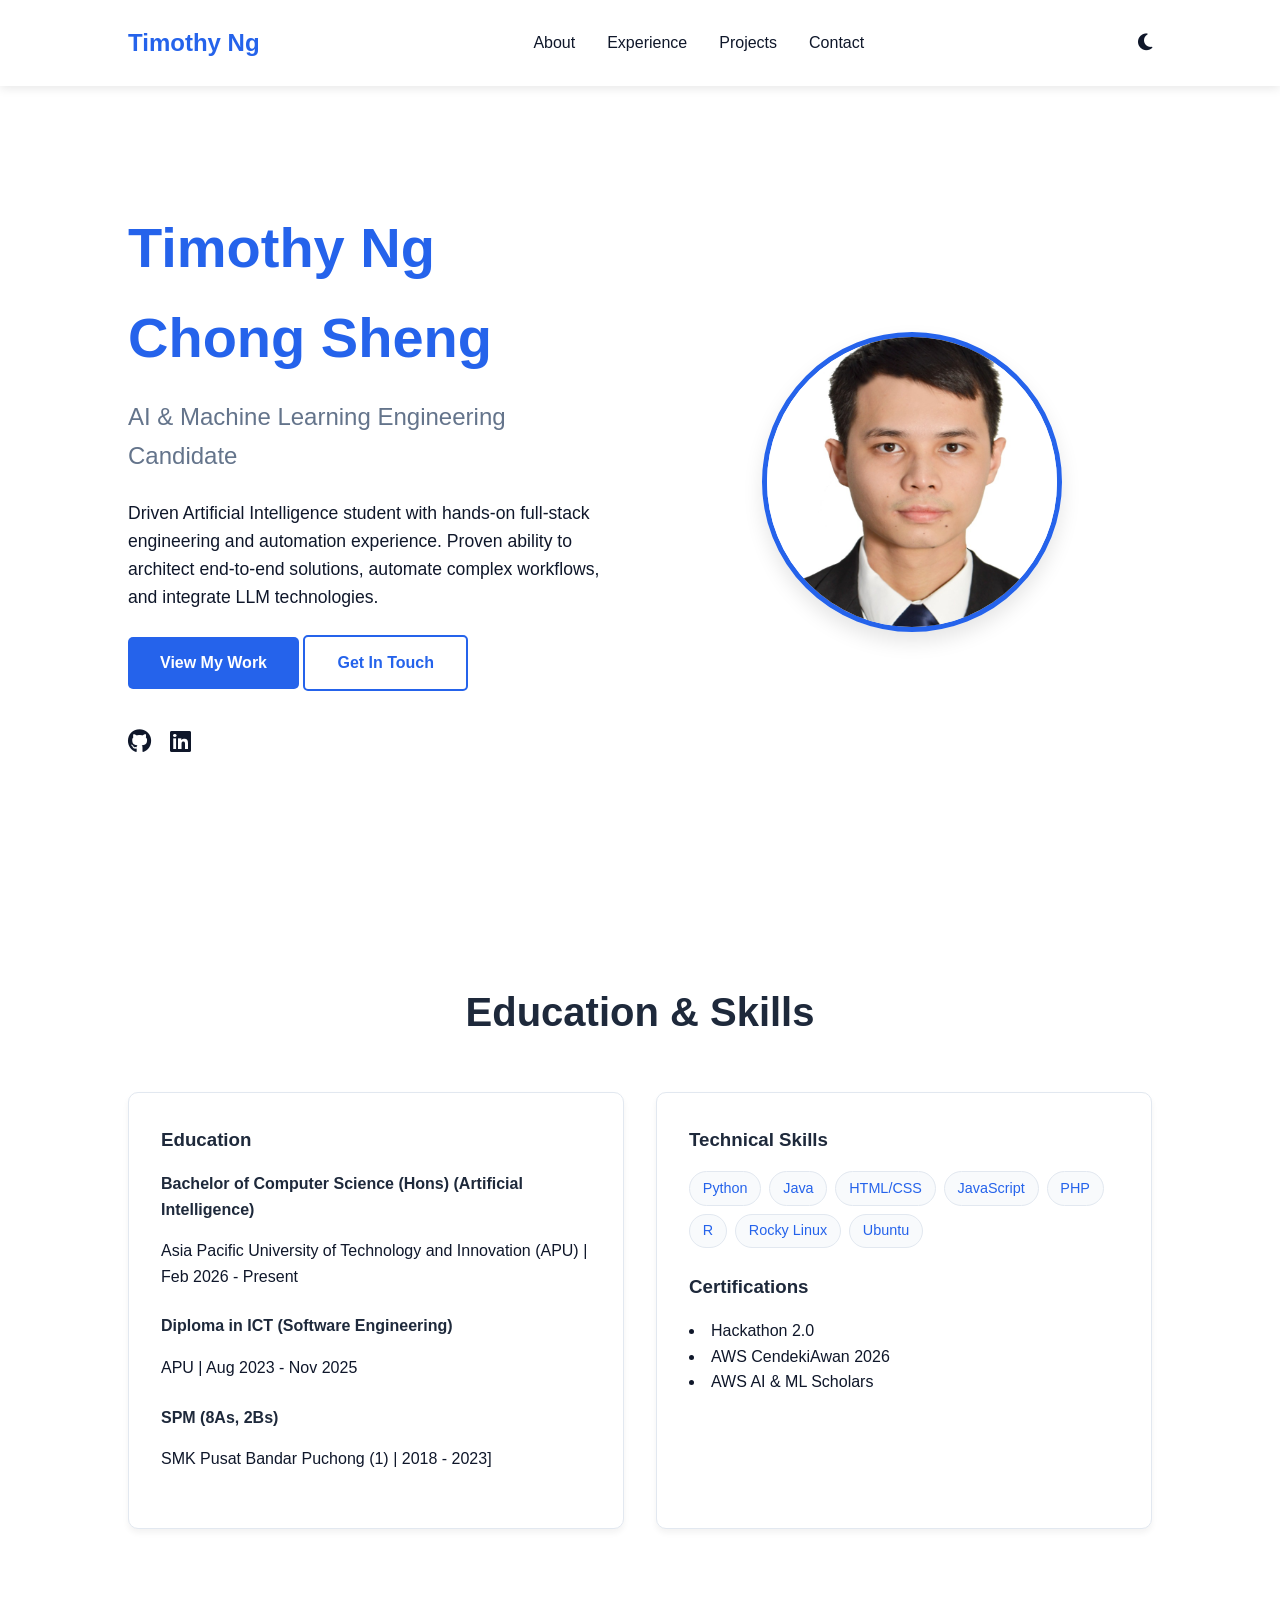
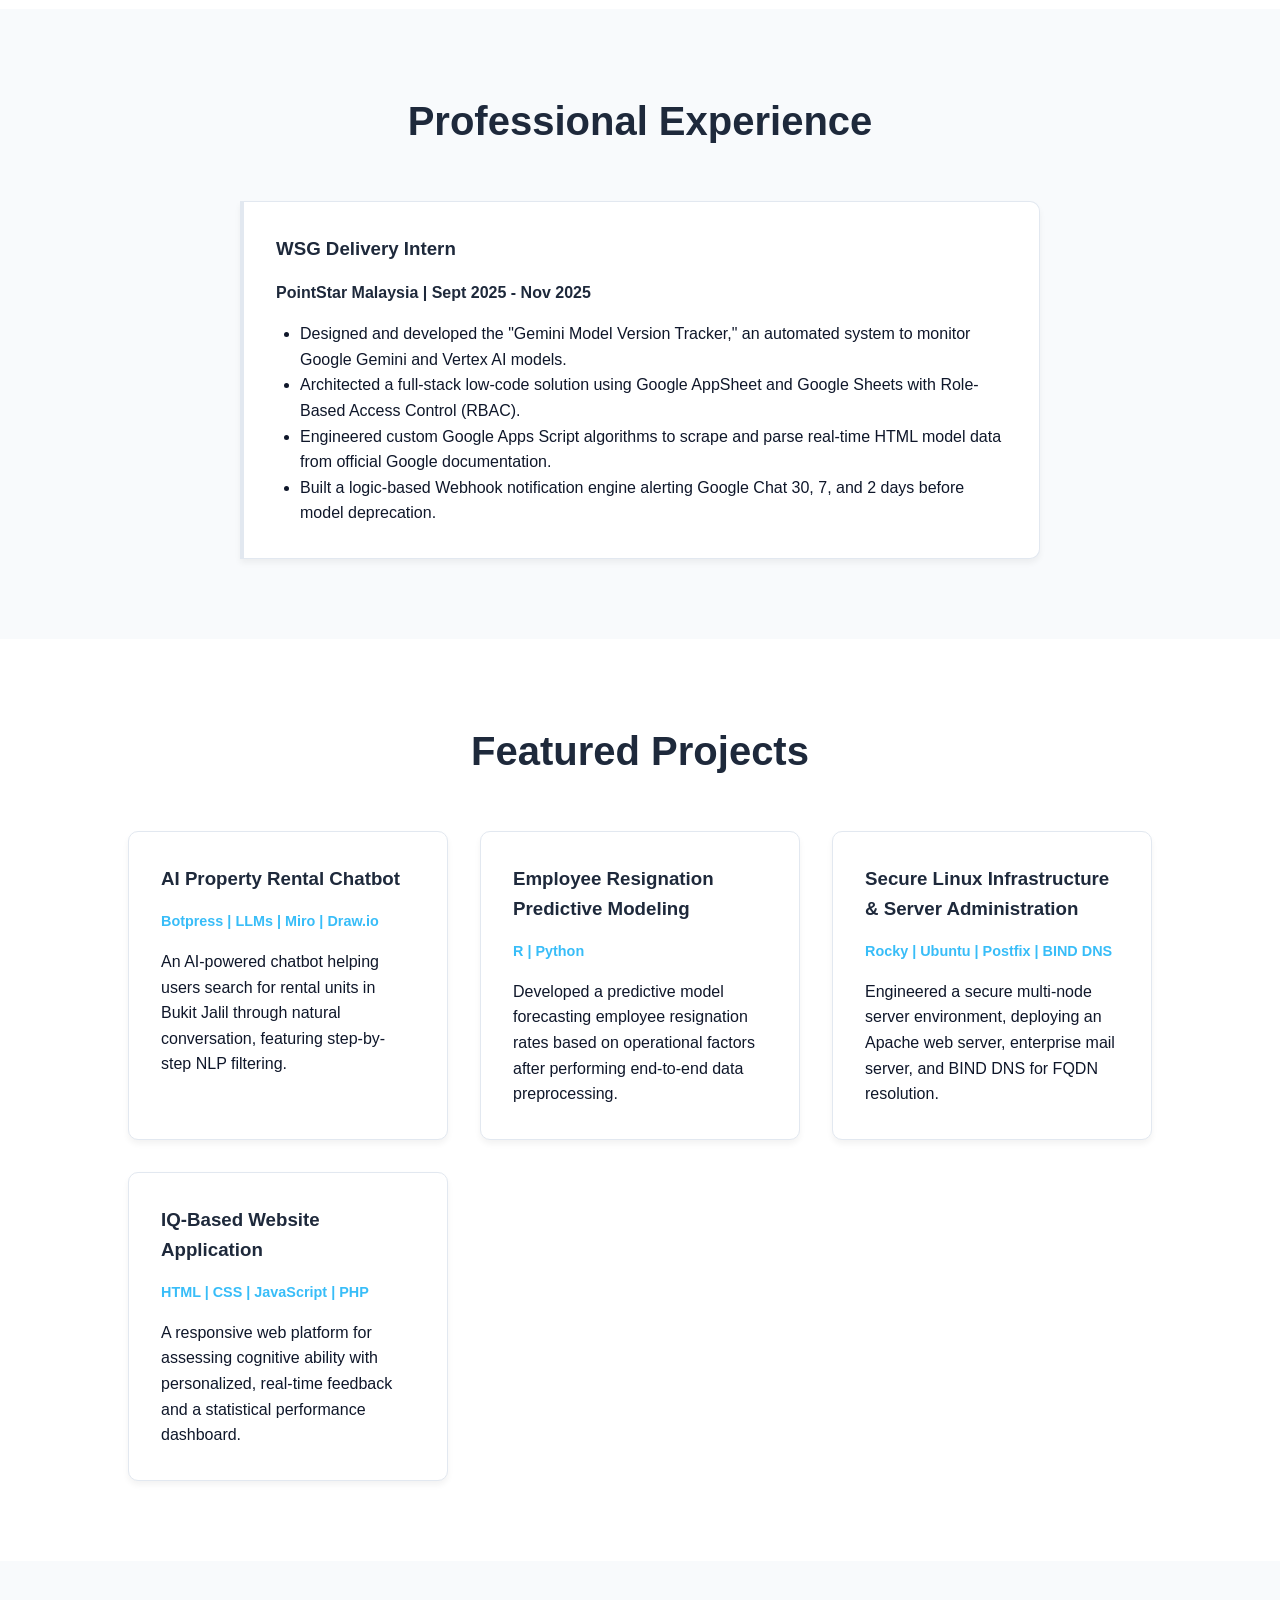
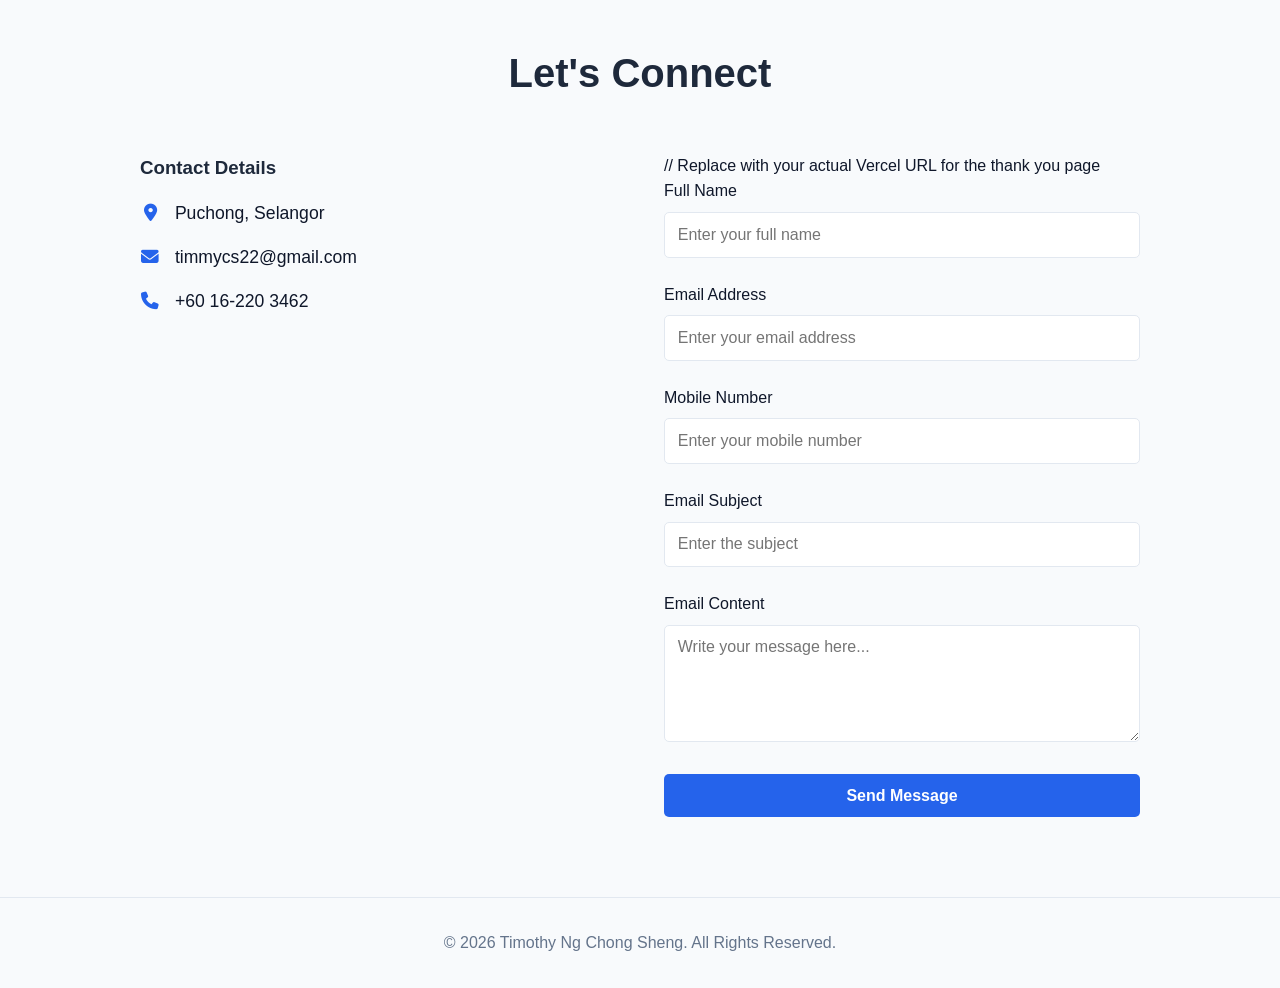
<file: index.html>
<!DOCTYPE html>
<html lang="en">
<head>
    <meta charset="UTF-8">
    <meta name="viewport" content="width=device-width, initial-scale=1.0">
    <title>Timothy Ng Chong Sheng - AI & Full-Stack Engineer</title>
    <link rel="stylesheet" href="style.css">
    <link rel="stylesheet" href="https://cdnjs.cloudflare.com/ajax/libs/font-awesome/6.4.0/css/all.min.css">
</head>
<body>

    <!-- Navigation -->
    <nav id="navbar">
        <div class="nav-content">
            <div class="logo">Timothy Ng</div>
            <ul class="nav-links">
                <li><a href="#about">About</a></li>
                <li><a href="#experience">Experience</a></li>
                <li><a href="#projects">Projects</a></li>
                <li><a href="#contact">Contact</a></li>
            </ul>
            <div class="nav-actions">
                <div class="theme-toggle" id="theme-toggle">
                    <i class="fas fa-moon" id="theme-icon"></i>
                </div>
                <div class="hamburger">
                    <i class="fas fa-bars"></i>
                </div>
            </div>
        </div>
    </nav>

    <!-- Hero Section -->
    <header id="hero">
        <div class="hero-container">
            <div class="hero-text">
                <h1>Timothy Ng Chong Sheng</h1>
                <h2>AI & Machine Learning Engineering Candidate</h2>
                <p>Driven Artificial Intelligence student with hands-on full-stack engineering and automation experience. 
                    Proven ability to architect end-to-end solutions, automate complex workflows, and integrate LLM technologies.</p>
                <div class="hero-buttons">
                    <a href="#projects" class="btn primary">View My Work</a>
                    <a href="#contact" class="btn secondary">Get In Touch</a>
                </div>
                <div class="social-links">
                    <a href="https://github.com/Timny30" target="_blank"><i class="fab fa-github"></i></a>
                    <a href="https://www.linkedin.com/in/timothy-ng-4201aa345" target="_blank"><i class="fab fa-linkedin"></i></a>
                </div>
            </div>
            <!-- Profile Picture Section -->
            <div class="hero-image">
                <!-- Replace 'your-profile-pic.jpg' with the actual path to your uploaded photo -->
                <img src="images/_DSC0010.jpg" alt="Timothy Ng Chong Sheng Profile Picture" id="profile-pic">
            </div>
        </div>
    </header>

    <!-- About Section -->
    <section id="about">
        <h2>Education & Skills</h2>
        <div class="about-grid">
            <div class="education-card">
                <h3>Education</h3>
                <div class="edu-item">
                    <h4>Bachelor of Computer Science (Hons) (Artificial Intelligence)</h4>
                    <p>Asia Pacific University of Technology and Innovation (APU) | Feb 2026 - Present</p>
                </div>
                <div class="edu-item">
                    <h4>Diploma in ICT (Software Engineering)</h4>
                    <p>APU | Aug 2023 - Nov 2025</p>
                </div>
                <div class="edu-item">
                    <h4>SPM (8As, 2Bs)</h4>
                    <p>SMK Pusat Bandar Puchong (1) | 2018 - 2023]</p>
                </div>
            </div>
            <div class="skills-card">
                <h3>Technical Skills</h3>
                <div class="tags">
                    <span>Python</span><span>Java</span><span>HTML/CSS</span><span>JavaScript</span>
                    <span>PHP</span><span>R</span><span>Rocky Linux</span><span>Ubuntu</span>
                </div>
                <h3>Certifications</h3>
                <ul class="cert-list">
                    <li>Hackathon 2.0</li>
                    <li>AWS CendekiAwan 2026</li>
                    <li>AWS AI & ML Scholars</li>
                </ul>
            </div>
        </div>
    </section>

    <!-- Experience Section -->
    <section id="experience" class="bg-light">
        <h2>Professional Experience</h2>
        <div class="timeline">
            <div class="timeline-item">
                <h3>WSG Delivery Intern</h3>
                <h4>PointStar Malaysia | Sept 2025 - Nov 2025</h4>
                <ul>
                    <li>Designed and developed the "Gemini Model Version Tracker," an automated system to monitor Google Gemini and Vertex AI models.</li>
                    <li>Architected a full-stack low-code solution using Google AppSheet and Google Sheets with Role-Based Access Control (RBAC).</li>
                    <li>Engineered custom Google Apps Script algorithms to scrape and parse real-time HTML model data from official Google documentation.</li>
                    <li>Built a logic-based Webhook notification engine alerting Google Chat 30, 7, and 2 days before model deprecation.</li>
                </ul>
            </div>
        </div>
    </section>

    <!-- Projects Section -->
    <section id="projects">
        <h2>Featured Projects</h2>
        <div class="project-grid">
            <div class="project-card">
                <h3>AI Property Rental Chatbot</h3>
                <p class="tech-stack">Botpress | LLMs | Miro | Draw.io</p>
                <p>An AI-powered chatbot helping users search for rental units in Bukit Jalil through natural conversation, featuring step-by-step NLP filtering.</p>
            </div>
            <div class="project-card">
                <h3>Employee Resignation Predictive Modeling</h3>
                <p class="tech-stack">R | Python</p>
                <p>Developed a predictive model forecasting employee resignation rates based on operational factors after performing end-to-end data preprocessing.</p>
            </div>
            <div class="project-card">
                <h3>Secure Linux Infrastructure & Server Administration</h3>
                <p class="tech-stack">Rocky | Ubuntu | Postfix | BIND DNS</p>
                <p>Engineered a secure multi-node server environment, deploying an Apache web server, enterprise mail server, and BIND DNS for FQDN resolution.</p>
            </div>
            <div class="project-card">
                <h3>IQ-Based Website Application</h3>
                <p class="tech-stack">HTML | CSS | JavaScript | PHP</p>
                <p>A responsive web platform for assessing cognitive ability with personalized, real-time feedback and a statistical performance dashboard.</p>
            </div>
        </div>
    </section>

    <!-- Contact Section -->
    <section id="contact" class="bg-light">
        <h2>Let's Connect</h2>
        <div class="contact-wrapper">
            <div class="contact-info-block">
                <h3>Contact Details</h3>
                <p><i class="fas fa-map-marker-alt"></i> Puchong, Selangor</p>
                <p><i class="fas fa-envelope"></i> timmycs22@gmail.com</p>
                <p><i class="fas fa-phone"></i> +60 16-220 3462</p>
            </div>
            <div class="contact-form-block">
                <form id="contactForm" action="https://formsubmit.co/chongshengtimothy@gmail.com" method="POST">
                    <!-- Hidden Configuration Fields for FormSubmit -->
                    <input type="hidden" name="_template" value="table">
                    <input type="hidden" name="_captcha" value="false">
                    <input type="hidden" name="_next" value="https://your-vercel-url.com/thanks.html"> // Replace with your actual Vercel URL for the thank you page

                    <div class="form-group">
                        <label for="fullName">Full Name</label>
                        <input type="text" name="name" id="fullName" placeholder="Enter your full name" required>
                    </div>
                    <div class="form-group">
                        <label for="email">Email Address</label>
                        <input type="email" name="email" id="email" placeholder="Enter your email address" required>
                    </div>
                    <div class="form-group">
                        <label for="mobile">Mobile Number</label>
                        <input type="tel" name="mobile" id="mobile" placeholder="Enter your mobile number">
                    </div>
                    <div class="form-group">
                        <label for="subject">Email Subject</label>
                        <input type="text" name="_subject" id="subject" placeholder="Enter the subject" required>
                    </div>
                    <div class="form-group">
                        <label for="message">Email Content</label>
                        <textarea name="message" id="message" rows="5" placeholder="Write your message here..." required></textarea>
                    </div>
                    <button type="submit" class="btn primary btn-block">Send Message</button>
                </form>
                <div id="form-status"></div>
            </div>
        </div>
    </section>

    <footer>
        <p>&copy; 2026 Timothy Ng Chong Sheng. All Rights Reserved.</p>
    </footer>

    <script src="script.js"></script>
</body>
</html>
</file>
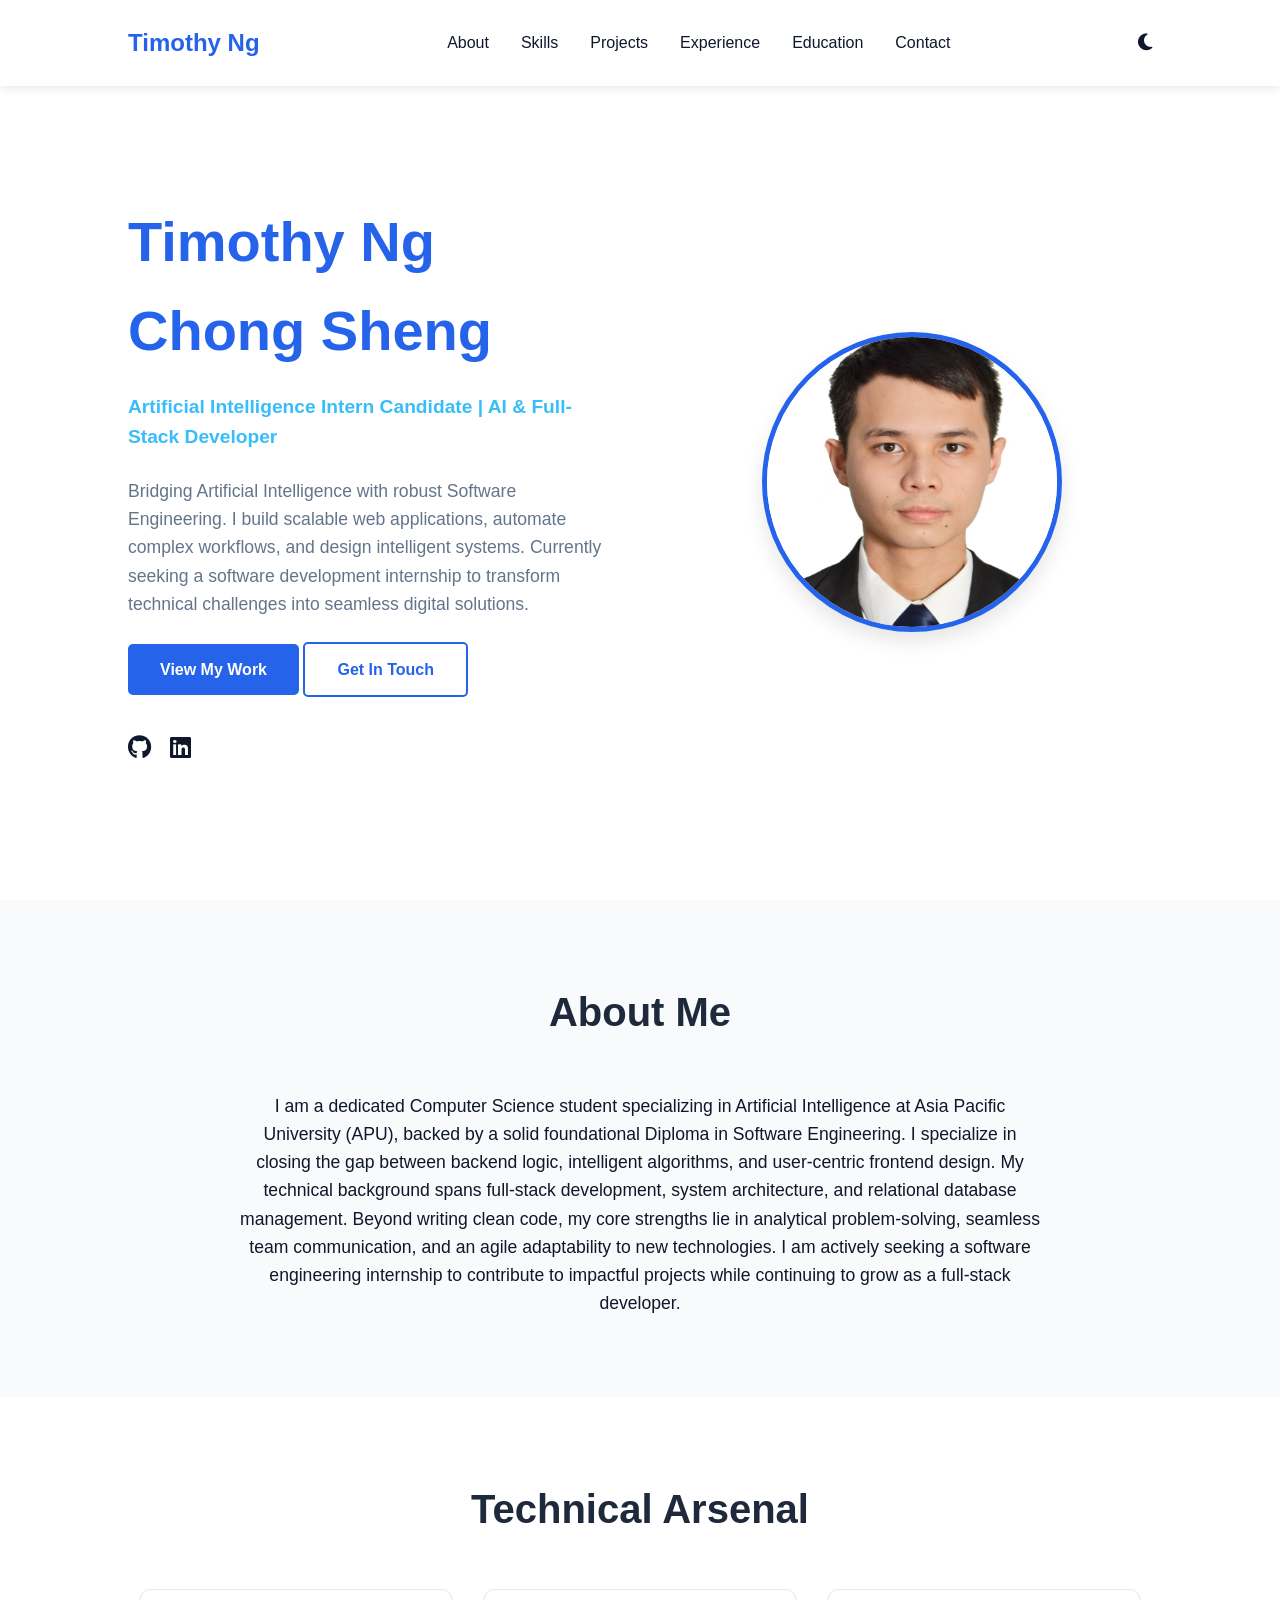
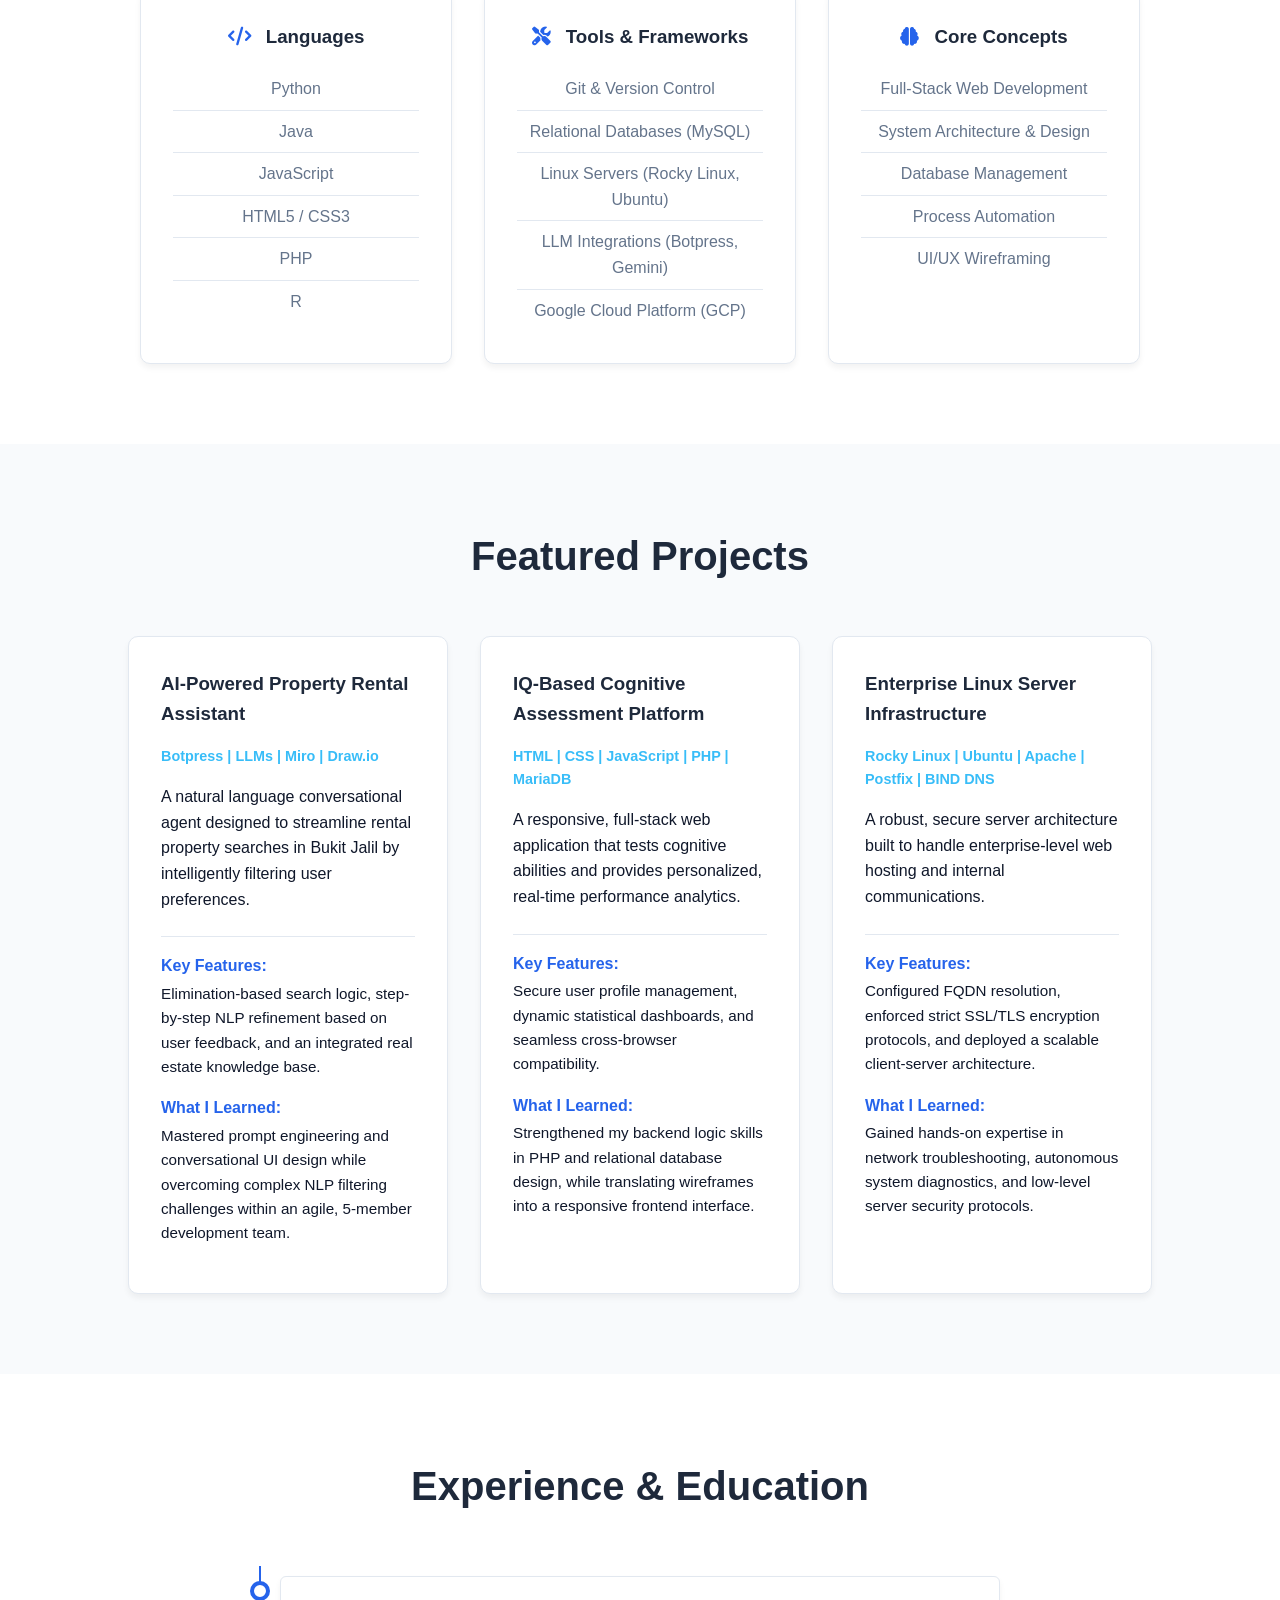
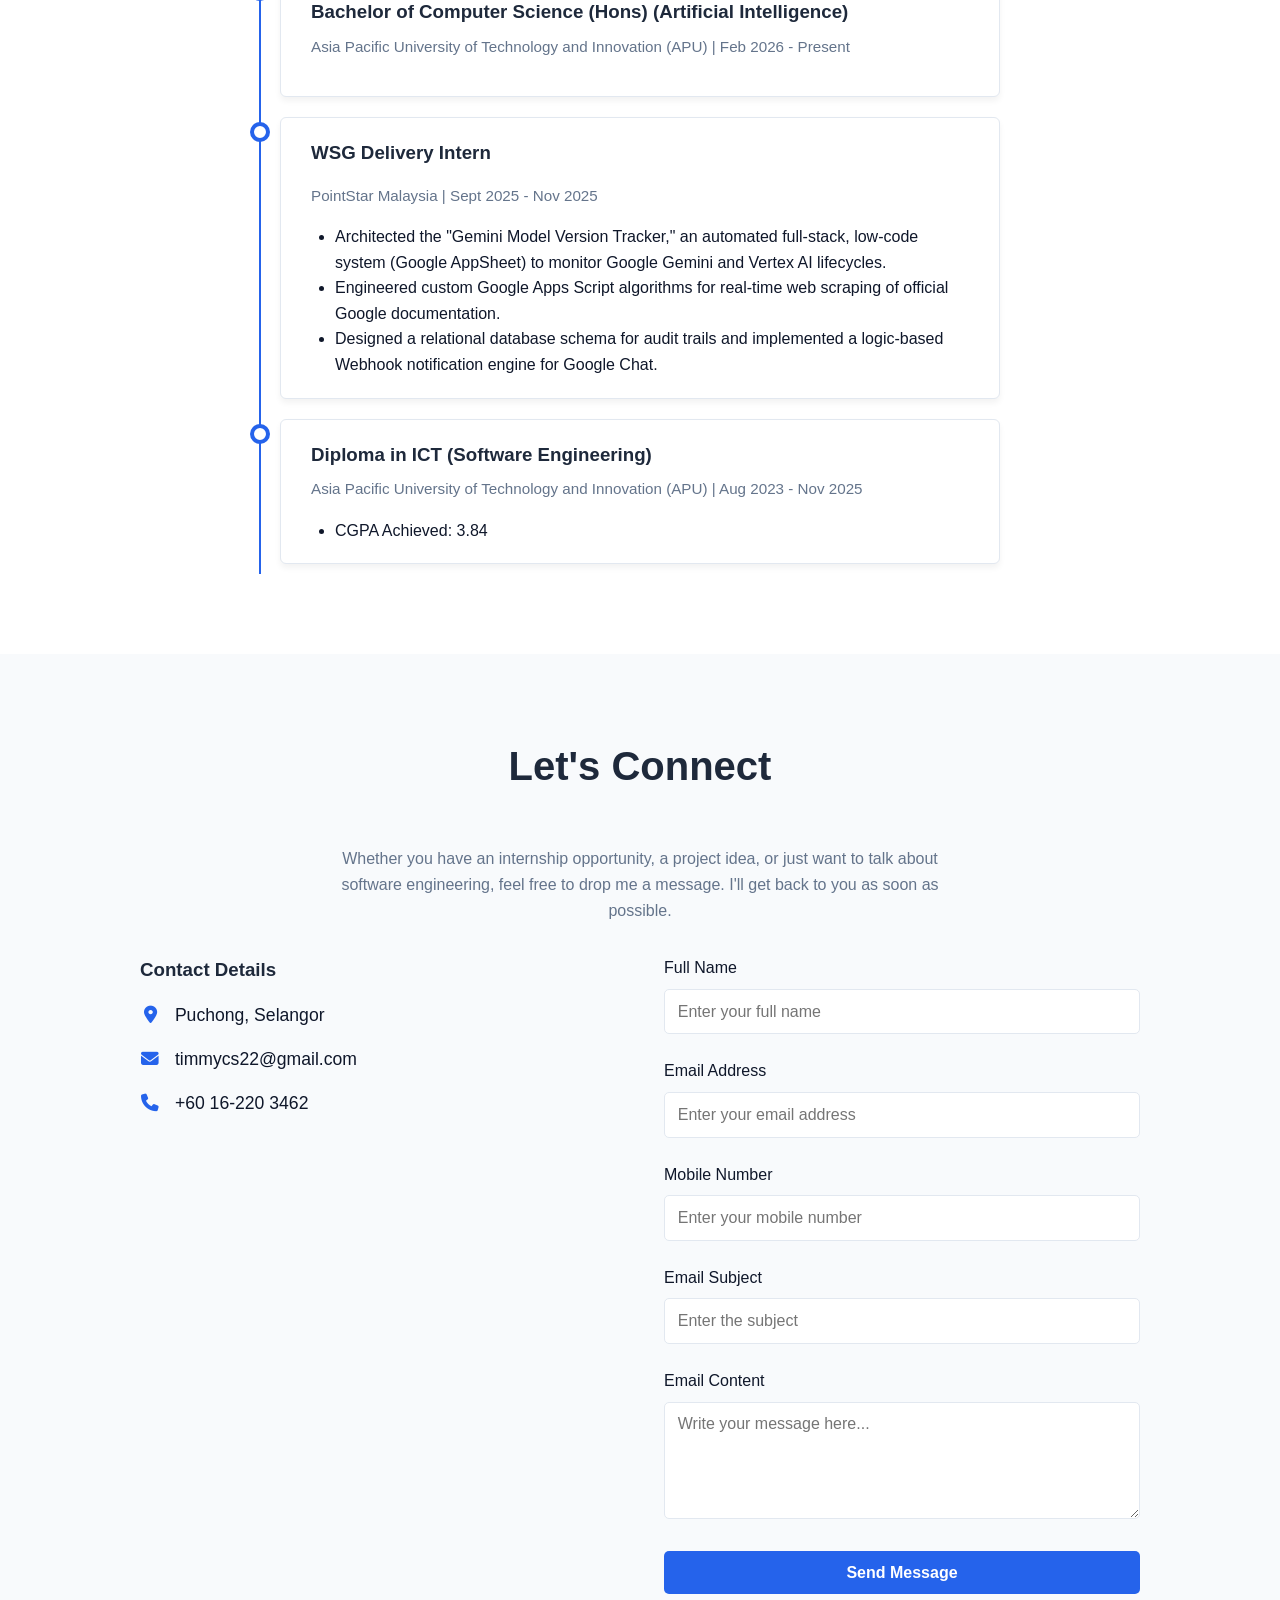
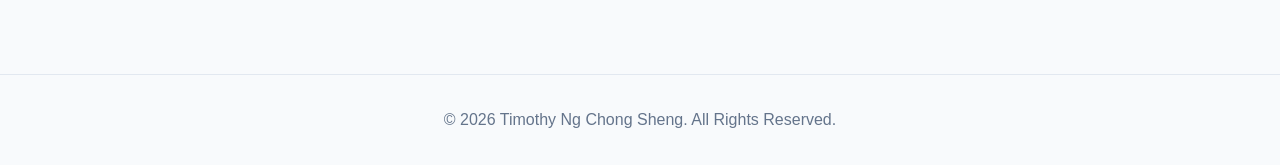
<file: Personal Portfolio.html>
<!DOCTYPE html>
<html lang="en">
<head>
    <meta charset="UTF-8">
    <meta name="viewport" content="width=device-width, initial-scale=1.0">
    <title>Timothy Ng Chong Sheng - AI & Full-Stack Developer</title>
    <link rel="stylesheet" href="Personal Portfolio.css">
    <link rel="stylesheet" href="https://cdnjs.cloudflare.com/ajax/libs/font-awesome/6.4.0/css/all.min.css">
</head>
<body>

    <nav id="navbar">
        <div class="nav-content">
            <div class="logo">Timothy Ng</div>
            <ul class="nav-links">
                <li><a href="#about">About</a></li>
                <li><a href="#skills">Skills</a></li>
                <li><a href="#projects">Projects</a></li>
                <li><a href="#experience">Experience</a></li>
                <li><a href="#education">Education</a></li>
                <li><a href="#contact">Contact</a></li>
            </ul>
            <div class="nav-actions">
                <div class="theme-toggle" id="theme-toggle">
                    <i class="fas fa-moon" id="theme-icon"></i>
                </div>
                <div class="hamburger">
                    <i class="fas fa-bars"></i>
                </div>
            </div>
        </div>
    </nav>

    <!-- Profile Showcase Section -->
    <header id="hero">
        <div class="hero-container">
            <div class="hero-text">
                <h1>Timothy Ng Chong Sheng</h1>
                <h2>Artificial Intelligence Intern Candidate | AI & Full-Stack Developer</h2>
                <p>Bridging Artificial Intelligence with robust Software Engineering. I build scalable web applications, automate complex workflows, and design intelligent systems. Currently seeking a software development internship to transform technical challenges into seamless digital solutions.</p>
                <div class="hero-buttons">
                    <a href="#projects" class="btn primary">View My Work</a>
                    <a href="#contact" class="btn secondary">Get In Touch</a>
                </div>
                <div class="social-links">
                    <a href="https://github.com/Timny30" target="_blank"><i class="fab fa-github"></i></a>
                    <a href="https://www.linkedin.com/in/timothy-ng-4201aa345" target="_blank"><i class="fab fa-linkedin"></i></a>
                </div>
            </div>
            <div class="hero-image">
                <img src="images/_DSC0010.jpg" alt="Timothy Ng Chong Sheng Profile Picture" id="profile-pic">
            </div>
        </div>
    </header>

    <!-- About Me Section -->
    <section id="about" class="bg-light">
        <h2>About Me</h2>
        <div class="about-content">
             <p>I am a dedicated Computer Science student specializing in Artificial Intelligence at Asia Pacific University (APU), backed by a solid 
                foundational Diploma in Software Engineering. I specialize in closing the gap between backend logic, intelligent algorithms, 
                and user-centric frontend design. My technical background spans full-stack development, system architecture, and relational database
                 management. Beyond writing clean code, my core strengths lie in analytical problem-solving, seamless team communication, and an 
                 agile adaptability to new technologies. I am actively seeking a software engineering internship to contribute to impactful 
                 projects while continuing to grow as a full-stack developer.</p>
        </div>
    </section>

    <!-- Technical Skills Section -->
    <section id="skills">
        <h2>Technical Arsenal</h2>
        <div class="skills-grid">
            <div class="skills-card">
                <h3><i class="fas fa-code"></i> Languages</h3>
                <ul class="clean-list">
                    <li>Python</li>
                    <li>Java</li>
                    <li>JavaScript</li>
                    <li>HTML5 / CSS3</li>
                    <li>PHP</li>
                    <li>R</li>
                </ul>
            </div>
            <div class="skills-card">
                <h3><i class="fas fa-tools"></i> Tools & Frameworks</h3>
                <ul class="clean-list">
                    <li>Git & Version Control</li>
                    <li>Relational Databases (MySQL)</li>
                    <li>Linux Servers (Rocky Linux, Ubuntu)</li>
                    <li>LLM Integrations (Botpress, Gemini)</li>
                    <li>Google Cloud Platform (GCP)</li>
                </ul>
            </div>
            <div class="skills-card">
                <h3><i class="fas fa-brain"></i> Core Concepts</h3>
                <ul class="clean-list">
                    <li>Full-Stack Web Development</li>
                    <li>System Architecture & Design</li>
                    <li>Database Management</li>
                    <li>Process Automation</li>
                    <li>UI/UX Wireframing</li>
                </ul>
            </div>
        </div>
    </section>

    <!-- Projects Section -->
    <section id="projects" class="bg-light">
        <h2>Featured Projects</h2>
        <div class="project-grid">
            <div class="project-card">
                <h3>AI-Powered Property Rental Assistant</h3>
                <p class="tech-stack">Botpress | LLMs | Miro | Draw.io</p>
                <p>A natural language conversational agent designed to streamline rental property searches in Bukit Jalil by intelligently filtering user preferences.</p>
                <div class="project-highlights">
                    <h4>Key Features:</h4>
                    <p>Elimination-based search logic, step-by-step NLP refinement based on user feedback, and an integrated real estate knowledge base.</p>
                    <h4>What I Learned:</h4>
                    <p>Mastered prompt engineering and conversational UI design while overcoming complex NLP filtering challenges within an agile, 5-member development team.</p>
                </div>
            </div>

            <div class="project-card">
                <h3>IQ-Based Cognitive Assessment Platform</h3>
                <p class="tech-stack">HTML | CSS | JavaScript | PHP | MariaDB</p>
                <p>A responsive, full-stack web application that tests cognitive abilities and provides personalized, real-time performance analytics.</p>
                 <div class="project-highlights">
                    <h4>Key Features:</h4>
                    <p>Secure user profile management, dynamic statistical dashboards, and seamless cross-browser compatibility.</p>
                    <h4>What I Learned:</h4>
                    <p>Strengthened my backend logic skills in PHP and relational database design, while translating wireframes into a responsive frontend interface.</p>
                </div>
            </div>

            <div class="project-card">
                <h3>Enterprise Linux Server Infrastructure</h3>
                <p class="tech-stack">Rocky Linux | Ubuntu | Apache | Postfix | BIND DNS</p>
                <p>A robust, secure server architecture built to handle enterprise-level web hosting and internal communications.</p>
                 <div class="project-highlights">
                    <h4>Key Features:</h4>
                    <p>Configured FQDN resolution, enforced strict SSL/TLS encryption protocols, and deployed a scalable client-server architecture.</p>
                    <h4>What I Learned:</h4>
                    <p>Gained hands-on expertise in network troubleshooting, autonomous system diagnostics, and low-level server security protocols.</p>
                </div>
            </div>
        </div>
    </section>

    <!-- Experience & Education Timeline -->
    <section id="experience">
        <h2>Experience & Education</h2>
        <div class="timeline">
            <div class="timeline-item">
                <div class="timeline-dot"></div>
                <div class="timeline-content edu-block">
                    <h3>Bachelor of Computer Science (Hons) (Artificial Intelligence)</h3>
                    <h4>Asia Pacific University of Technology and Innovation (APU) | Feb 2026 - Present</h4>
                </div>
            </div>

            <div class="timeline-item">
                <div class="timeline-dot"></div>
                <div class="timeline-content">
                    <h3>WSG Delivery Intern</h3>
                    <h4>PointStar Malaysia | Sept 2025 - Nov 2025</h4>
                    <ul>
                        <li>Architected the "Gemini Model Version Tracker," an automated full-stack, low-code system (Google AppSheet) to monitor Google Gemini and Vertex AI lifecycles.</li>
                        <li>Engineered custom Google Apps Script algorithms for real-time web scraping of official Google documentation.</li>
                        <li>Designed a relational database schema for audit trails and implemented a logic-based Webhook notification engine for Google Chat.</li>
                    </ul>
                </div>
            </div>

            <div class="timeline-item">
                <div class="timeline-dot"></div>
                <div class="timeline-content edu-block">
                    <h3>Diploma in ICT (Software Engineering)</h3>
                    <h4>Asia Pacific University of Technology and Innovation (APU) | Aug 2023 - Nov 2025</h4>
                    <ul>
                        <li>CGPA Achieved: 3.84</li>
                    </ul>
                </div>
            </div>
        </div>
    </section>

    <!-- Contact Section -->
    <section id="contact" class="bg-light">
        <h2>Let's Connect</h2>
        <p style="text-align: center; margin-bottom: 2rem; color: var(--text-light); max-width: 600px; margin-left: auto; margin-right: auto;">
            Whether you have an internship opportunity, a project idea, or just want to talk about software engineering, feel free to drop me a message. I'll get back to you as soon as possible.
        </p>
        <div class="contact-wrapper">
            <div class="contact-info-block">
                <h3>Contact Details</h3>
                <p><i class="fas fa-map-marker-alt"></i> Puchong, Selangor</p>
                <p><i class="fas fa-envelope"></i> timmycs22@gmail.com</p>
                <p><i class="fas fa-phone"></i> +60 16-220 3462</p>
            </div>
            <div class="contact-form-block">
                <form id="contactForm" action="https://formsubmit.co/chongshengtimothy@gmail.com" method="POST">
                    <input type="hidden" name="_template" value="table">
                    <input type="hidden" name="_captcha" value="false">
                    <input type="hidden" name="_next" value="https://your-vercel-url.com/thanks.html"> 

                    <div class="form-group">
                        <label for="fullName">Full Name</label>
                        <input type="text" name="name" id="fullName" placeholder="Enter your full name" required>
                    </div>
                    <div class="form-group">
                        <label for="email">Email Address</label>
                        <input type="email" name="email" id="email" placeholder="Enter your email address" required>
                    </div>
                    <div class="form-group">
                        <label for="mobile">Mobile Number</label>
                        <input type="tel" name="mobile" id="mobile" placeholder="Enter your mobile number">
                    </div>
                    <div class="form-group">
                        <label for="subject">Email Subject</label>
                        <input type="text" name="_subject" id="subject" placeholder="Enter the subject" required>
                    </div>
                    <div class="form-group">
                        <label for="message">Email Content</label>
                        <textarea name="message" id="message" rows="5" placeholder="Write your message here..." required></textarea>
                    </div>
                    <button type="submit" class="btn primary btn-block">Send Message</button>
                </form>
                <div id="form-status"></div>
            </div>
        </div>
    </section>

    <footer>
        <p>&copy; 2026 Timothy Ng Chong Sheng. All Rights Reserved.</p>
    </footer>

    <script src="Personal Portfolio.js"></script>
</body>
</html>
</file>
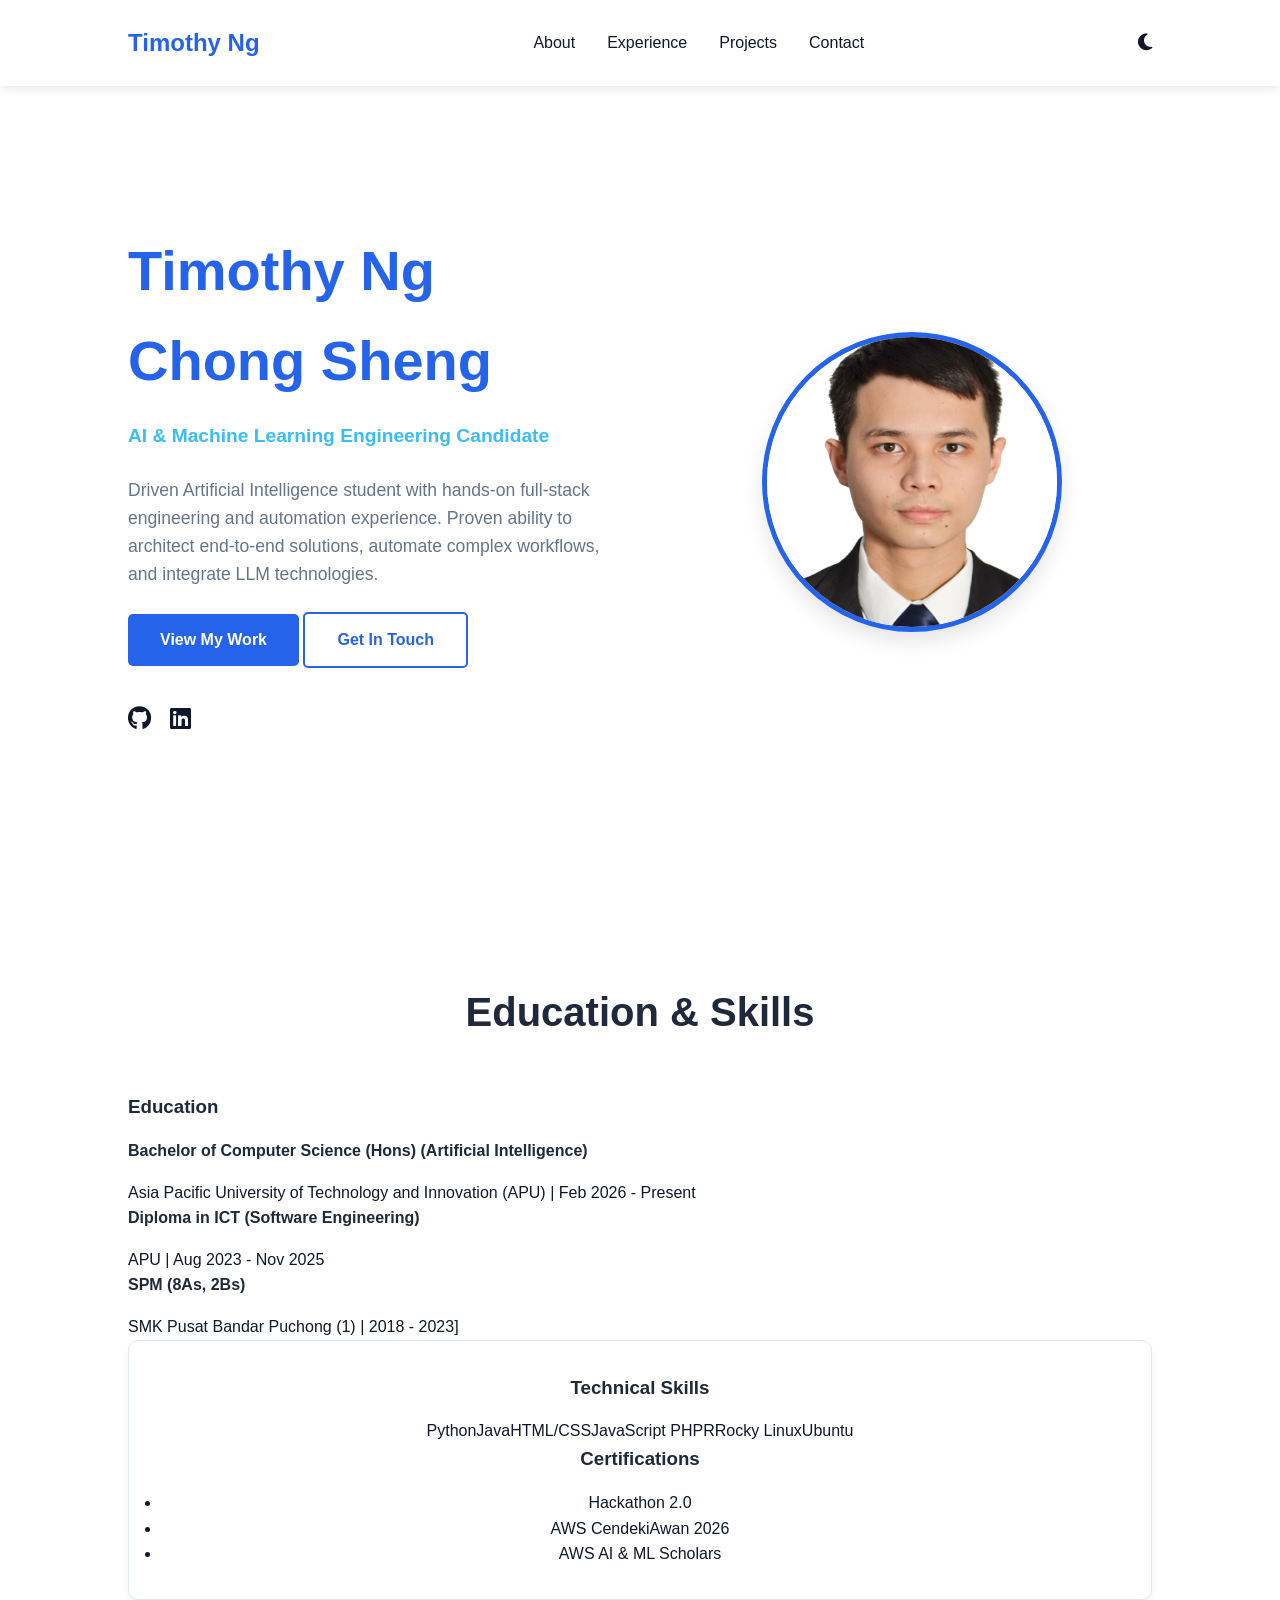
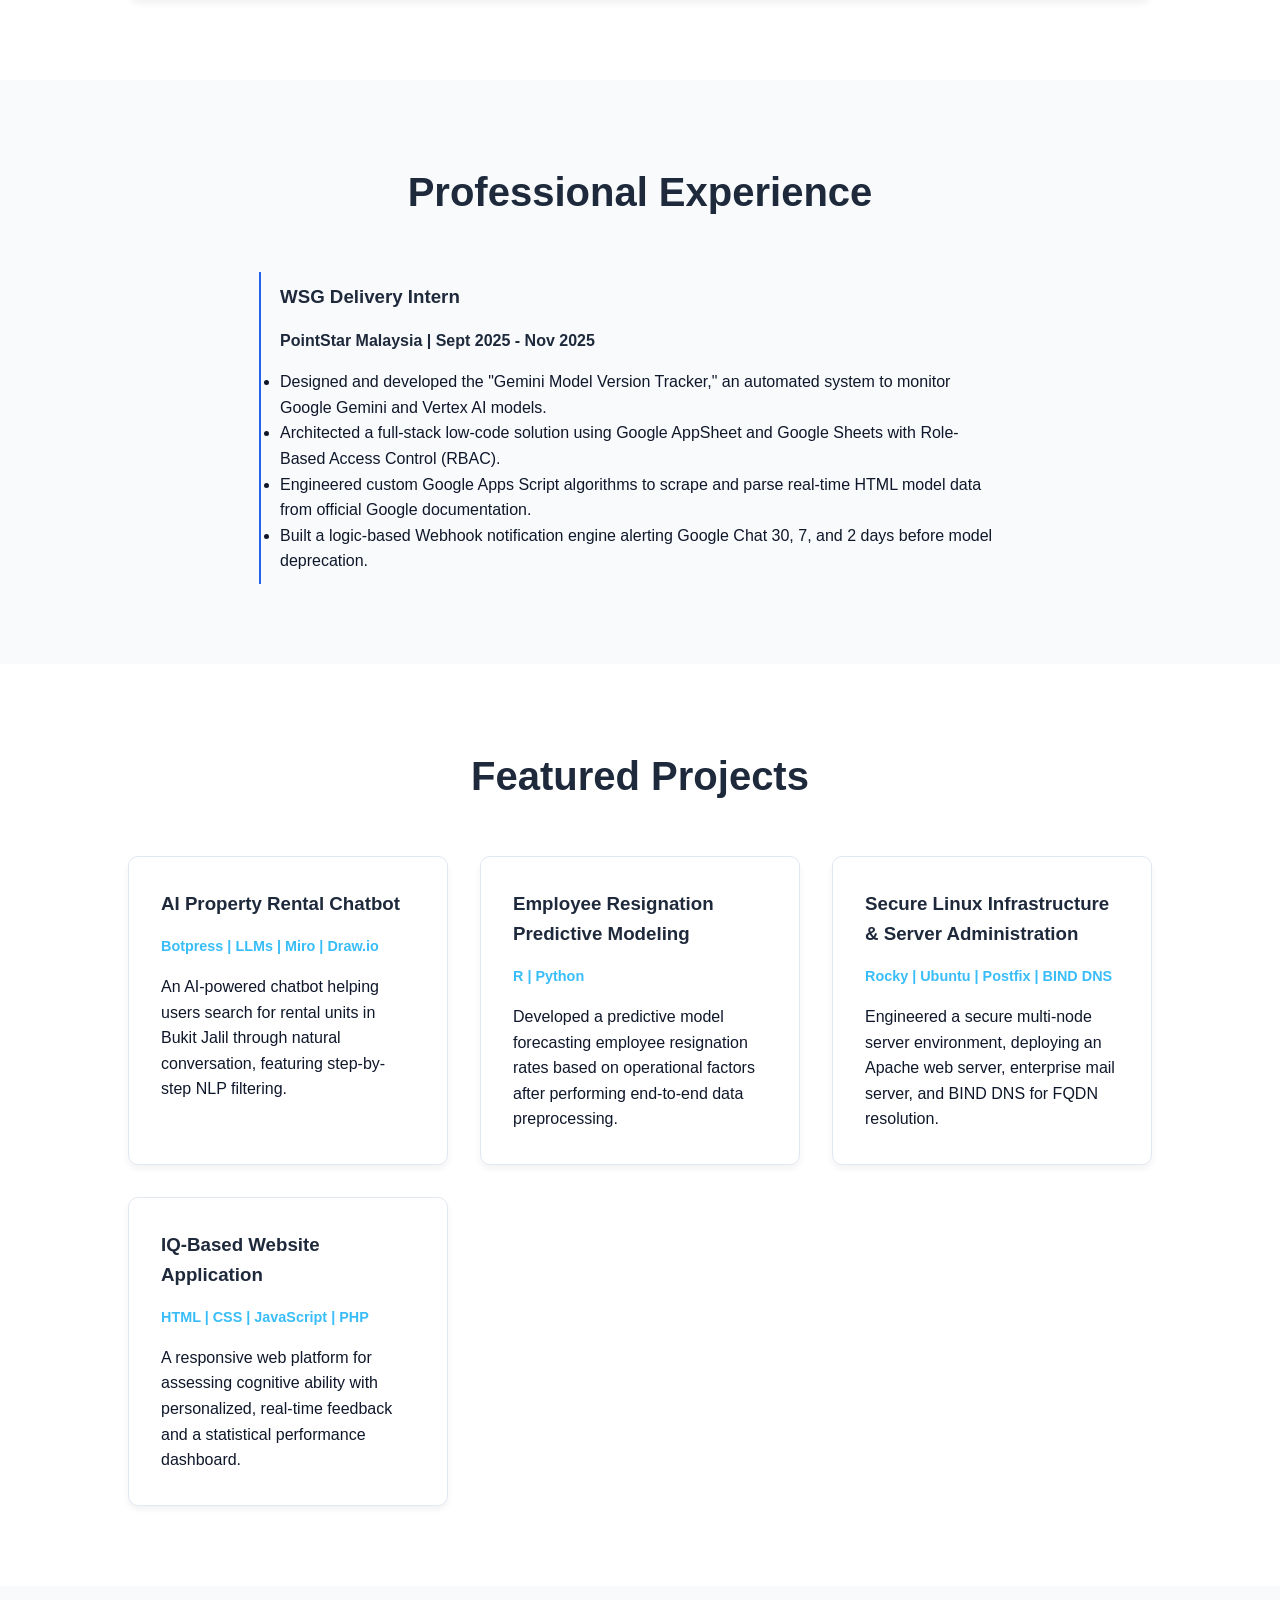
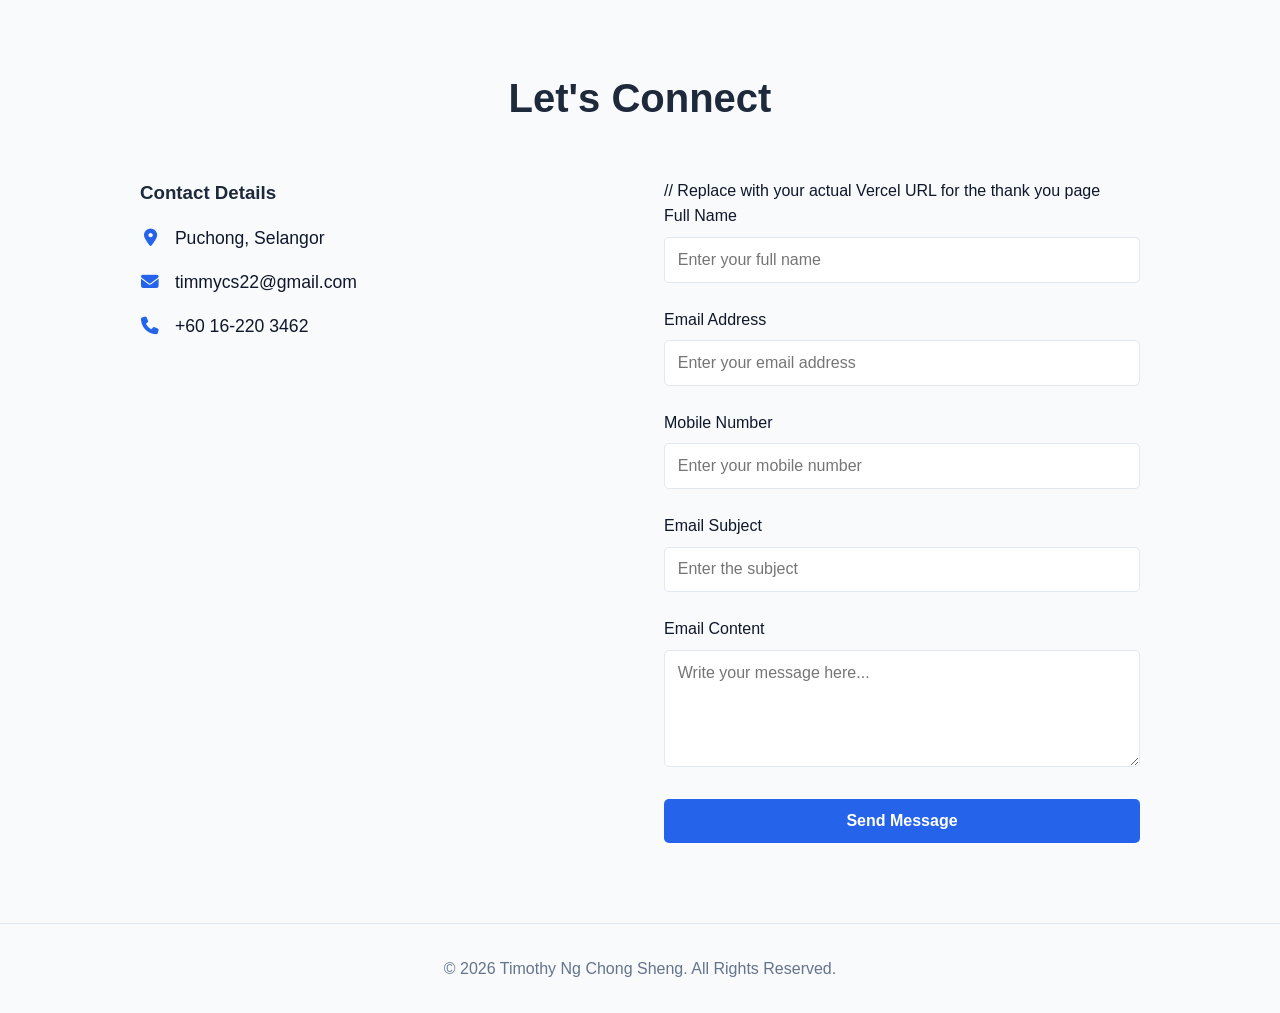
<file: personal-portfolio.html>
<!DOCTYPE html>
<html lang="en">
<head>
    <meta charset="UTF-8">
    <meta name="viewport" content="width=device-width, initial-scale=1.0">
    <title>Timothy Ng Chong Sheng - AI & Full-Stack Engineer</title>
    <link rel="stylesheet" href="Personal Portfolio.css">
    <!-- FontAwesome for Icons -->
    <link rel="stylesheet" href="https://cdnjs.cloudflare.com/ajax/libs/font-awesome/6.4.0/css/all.min.css">
</head>
<body>

    <!-- Navigation -->
    <nav id="navbar">
        <div class="nav-content">
            <div class="logo">Timothy Ng</div>
            <ul class="nav-links">
                <li><a href="#about">About</a></li>
                <li><a href="#experience">Experience</a></li>
                <li><a href="#projects">Projects</a></li>
                <li><a href="#contact">Contact</a></li>
            </ul>
            <div class="nav-actions">
                <div class="theme-toggle" id="theme-toggle">
                    <i class="fas fa-moon" id="theme-icon"></i>
                </div>
                <div class="hamburger">
                    <i class="fas fa-bars"></i>
                </div>
            </div>
        </div>
    </nav>

    <!-- Hero Section -->
    <header id="hero">
        <div class="hero-container">
            <div class="hero-text">
                <h1>Timothy Ng Chong Sheng</h1>
                <h2>AI & Machine Learning Engineering Candidate</h2>
                <p>Driven Artificial Intelligence student with hands-on full-stack engineering and automation experience. 
                    Proven ability to architect end-to-end solutions, automate complex workflows, and integrate LLM technologies.</p>
                <div class="hero-buttons">
                    <a href="#projects" class="btn primary">View My Work</a>
                    <a href="#contact" class="btn secondary">Get In Touch</a>
                </div>
                <div class="social-links">
                    <a href="https://github.com/Timny30" target="_blank"><i class="fab fa-github"></i></a>
                    <a href="https://www.linkedin.com/in/timothy-ng-4201aa345" target="_blank"><i class="fab fa-linkedin"></i></a>
                </div>
            </div>
            <!-- Profile Picture Section -->
            <div class="hero-image">
                <!-- Replace 'your-profile-pic.jpg' with the actual path to your uploaded photo -->
                <img src="images/_DSC0010.jpg" alt="Timothy Ng Chong Sheng Profile Picture" id="profile-pic">
            </div>
        </div>
    </header>

    <!-- About Section -->
    <section id="about">
        <h2>Education & Skills</h2>
        <div class="about-grid">
            <div class="education-card">
                <h3>Education</h3>
                <div class="edu-item">
                    <h4>Bachelor of Computer Science (Hons) (Artificial Intelligence)</h4>
                    <p>Asia Pacific University of Technology and Innovation (APU) | Feb 2026 - Present</p>
                </div>
                <div class="edu-item">
                    <h4>Diploma in ICT (Software Engineering)</h4>
                    <p>APU | Aug 2023 - Nov 2025</p>
                </div>
                <div class="edu-item">
                    <h4>SPM (8As, 2Bs)</h4>
                    <p>SMK Pusat Bandar Puchong (1) | 2018 - 2023]</p>
                </div>
            </div>
            <div class="skills-card">
                <h3>Technical Skills</h3>
                <div class="tags">
                    <span>Python</span><span>Java</span><span>HTML/CSS</span><span>JavaScript</span>
                    <span>PHP</span><span>R</span><span>Rocky Linux</span><span>Ubuntu</span>
                </div>
                <h3>Certifications</h3>
                <ul class="cert-list">
                    <li>Hackathon 2.0</li>
                    <li>AWS CendekiAwan 2026</li>
                    <li>AWS AI & ML Scholars</li>
                </ul>
            </div>
        </div>
    </section>

    <!-- Experience Section -->
    <section id="experience" class="bg-light">
        <h2>Professional Experience</h2>
        <div class="timeline">
            <div class="timeline-item">
                <h3>WSG Delivery Intern</h3>
                <h4>PointStar Malaysia | Sept 2025 - Nov 2025</h4>
                <ul>
                    <li>Designed and developed the "Gemini Model Version Tracker," an automated system to monitor Google Gemini and Vertex AI models.</li>
                    <li>Architected a full-stack low-code solution using Google AppSheet and Google Sheets with Role-Based Access Control (RBAC).</li>
                    <li>Engineered custom Google Apps Script algorithms to scrape and parse real-time HTML model data from official Google documentation.</li>
                    <li>Built a logic-based Webhook notification engine alerting Google Chat 30, 7, and 2 days before model deprecation.</li>
                </ul>
            </div>
        </div>
    </section>

    <!-- Projects Section -->
    <section id="projects">
        <h2>Featured Projects</h2>
        <div class="project-grid">
            <div class="project-card">
                <h3>AI Property Rental Chatbot</h3>
                <p class="tech-stack">Botpress | LLMs | Miro | Draw.io</p>
                <p>An AI-powered chatbot helping users search for rental units in Bukit Jalil through natural conversation, featuring step-by-step NLP filtering.</p>
            </div>
            <div class="project-card">
                <h3>Employee Resignation Predictive Modeling</h3>
                <p class="tech-stack">R | Python</p>
                <p>Developed a predictive model forecasting employee resignation rates based on operational factors after performing end-to-end data preprocessing.</p>
            </div>
            <div class="project-card">
                <h3>Secure Linux Infrastructure & Server Administration</h3>
                <p class="tech-stack">Rocky | Ubuntu | Postfix | BIND DNS</p>
                <p>Engineered a secure multi-node server environment, deploying an Apache web server, enterprise mail server, and BIND DNS for FQDN resolution.</p>
            </div>
            <div class="project-card">
                <h3>IQ-Based Website Application</h3>
                <p class="tech-stack">HTML | CSS | JavaScript | PHP</p>
                <p>A responsive web platform for assessing cognitive ability with personalized, real-time feedback and a statistical performance dashboard.</p>
            </div>
        </div>
    </section>

    <!-- Contact Section -->
    <section id="contact" class="bg-light">
        <h2>Let's Connect</h2>
        <div class="contact-wrapper">
            <div class="contact-info-block">
                <h3>Contact Details</h3>
                <p><i class="fas fa-map-marker-alt"></i> Puchong, Selangor</p>
                <p><i class="fas fa-envelope"></i> timmycs22@gmail.com</p>
                <p><i class="fas fa-phone"></i> +60 16-220 3462</p>
            </div>
            <div class="contact-form-block">
                <form id="contactForm" action="https://formsubmit.co/chongshengtimothy@gmail.com" method="POST">
                    <!-- Hidden Configuration Fields for FormSubmit -->
                    <input type="hidden" name="_template" value="table">
                    <input type="hidden" name="_captcha" value="false">
                    <input type="hidden" name="_next" value="https://your-vercel-url.com/thanks.html"> // Replace with your actual Vercel URL for the thank you page

                    <div class="form-group">
                        <label for="fullName">Full Name</label>
                        <input type="text" name="name" id="fullName" placeholder="Enter your full name" required>
                    </div>
                    <div class="form-group">
                        <label for="email">Email Address</label>
                        <input type="email" name="email" id="email" placeholder="Enter your email address" required>
                    </div>
                    <div class="form-group">
                        <label for="mobile">Mobile Number</label>
                        <input type="tel" name="mobile" id="mobile" placeholder="Enter your mobile number">
                    </div>
                    <div class="form-group">
                        <label for="subject">Email Subject</label>
                        <input type="text" name="_subject" id="subject" placeholder="Enter the subject" required>
                    </div>
                    <div class="form-group">
                        <label for="message">Email Content</label>
                        <textarea name="message" id="message" rows="5" placeholder="Write your message here..." required></textarea>
                    </div>
                    <button type="submit" class="btn primary btn-block">Send Message</button>
                </form>
                <div id="form-status"></div>
            </div>
        </div>
    </section>

    <footer>
        <p>&copy; 2026 Timothy Ng Chong Sheng. All Rights Reserved.</p>
    </footer>

    <script src="Personal Portfolio.js"></script>
</body>
</html>
</file>
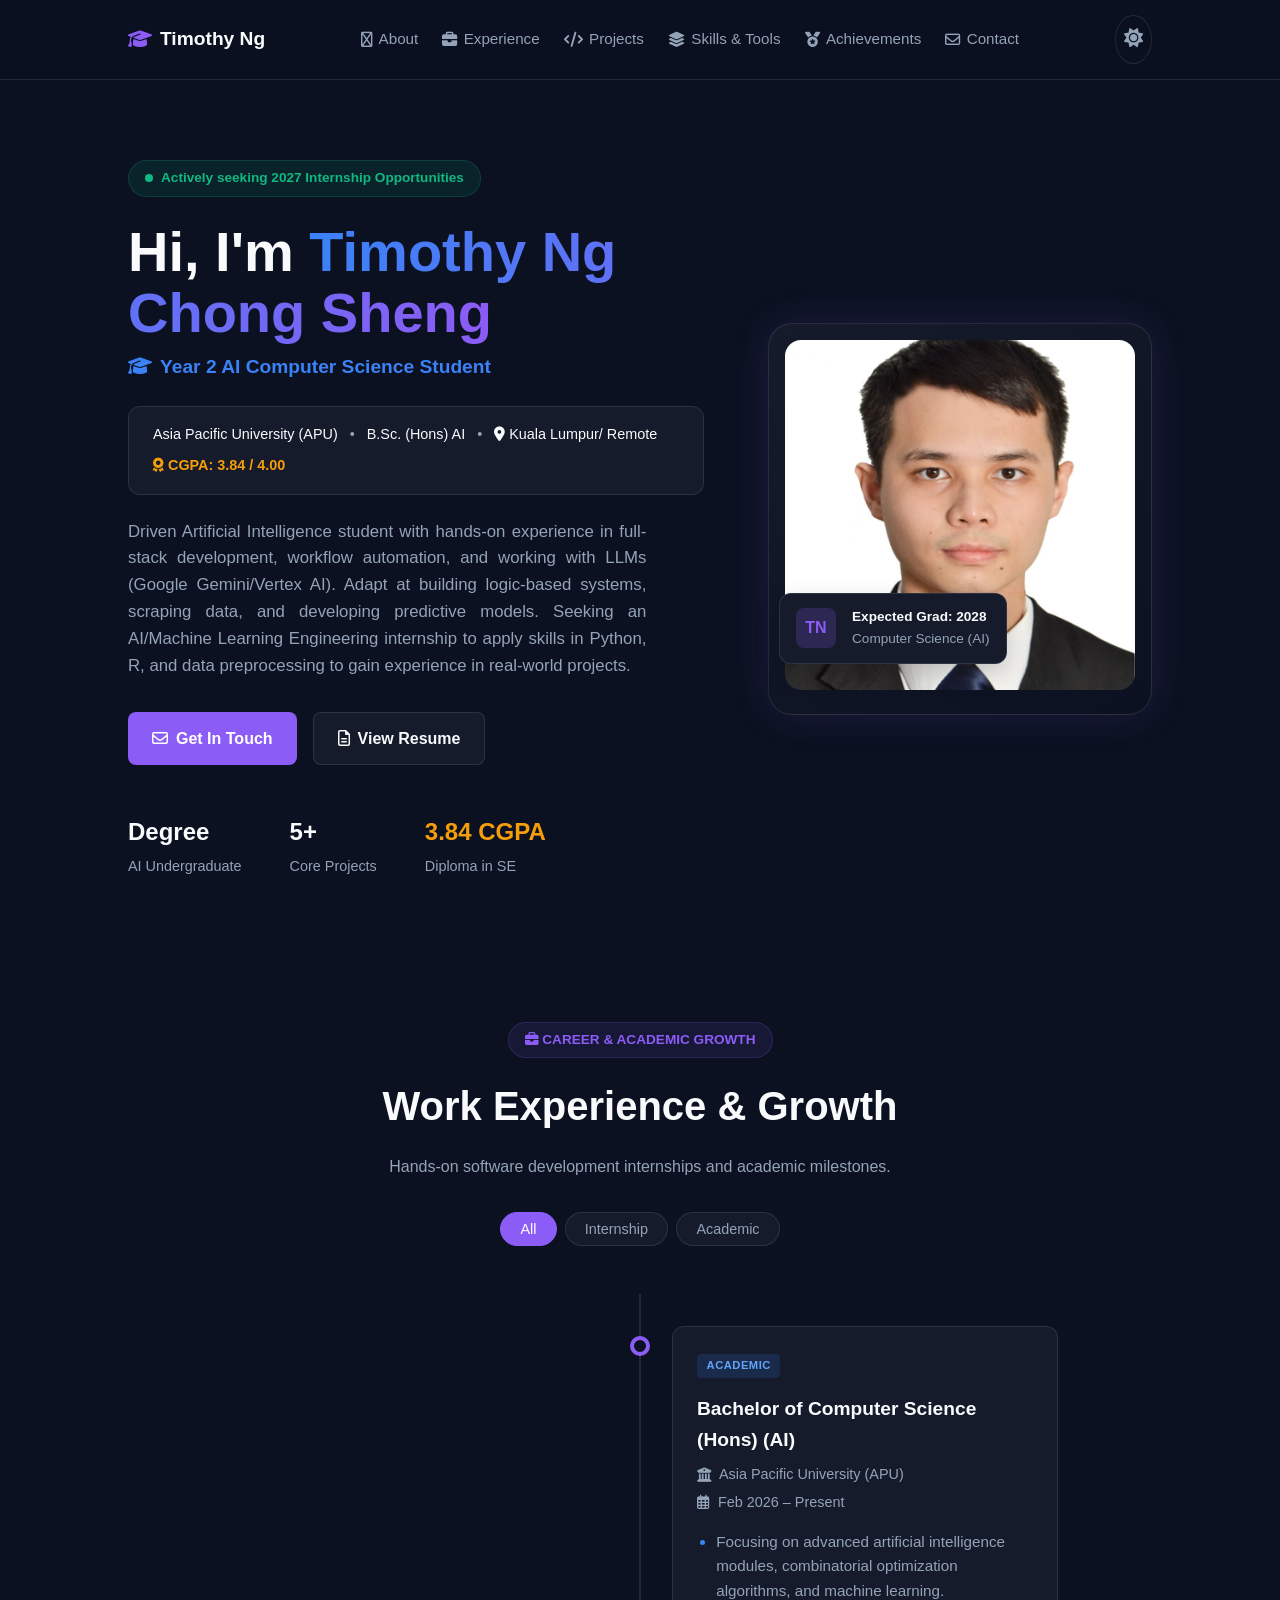
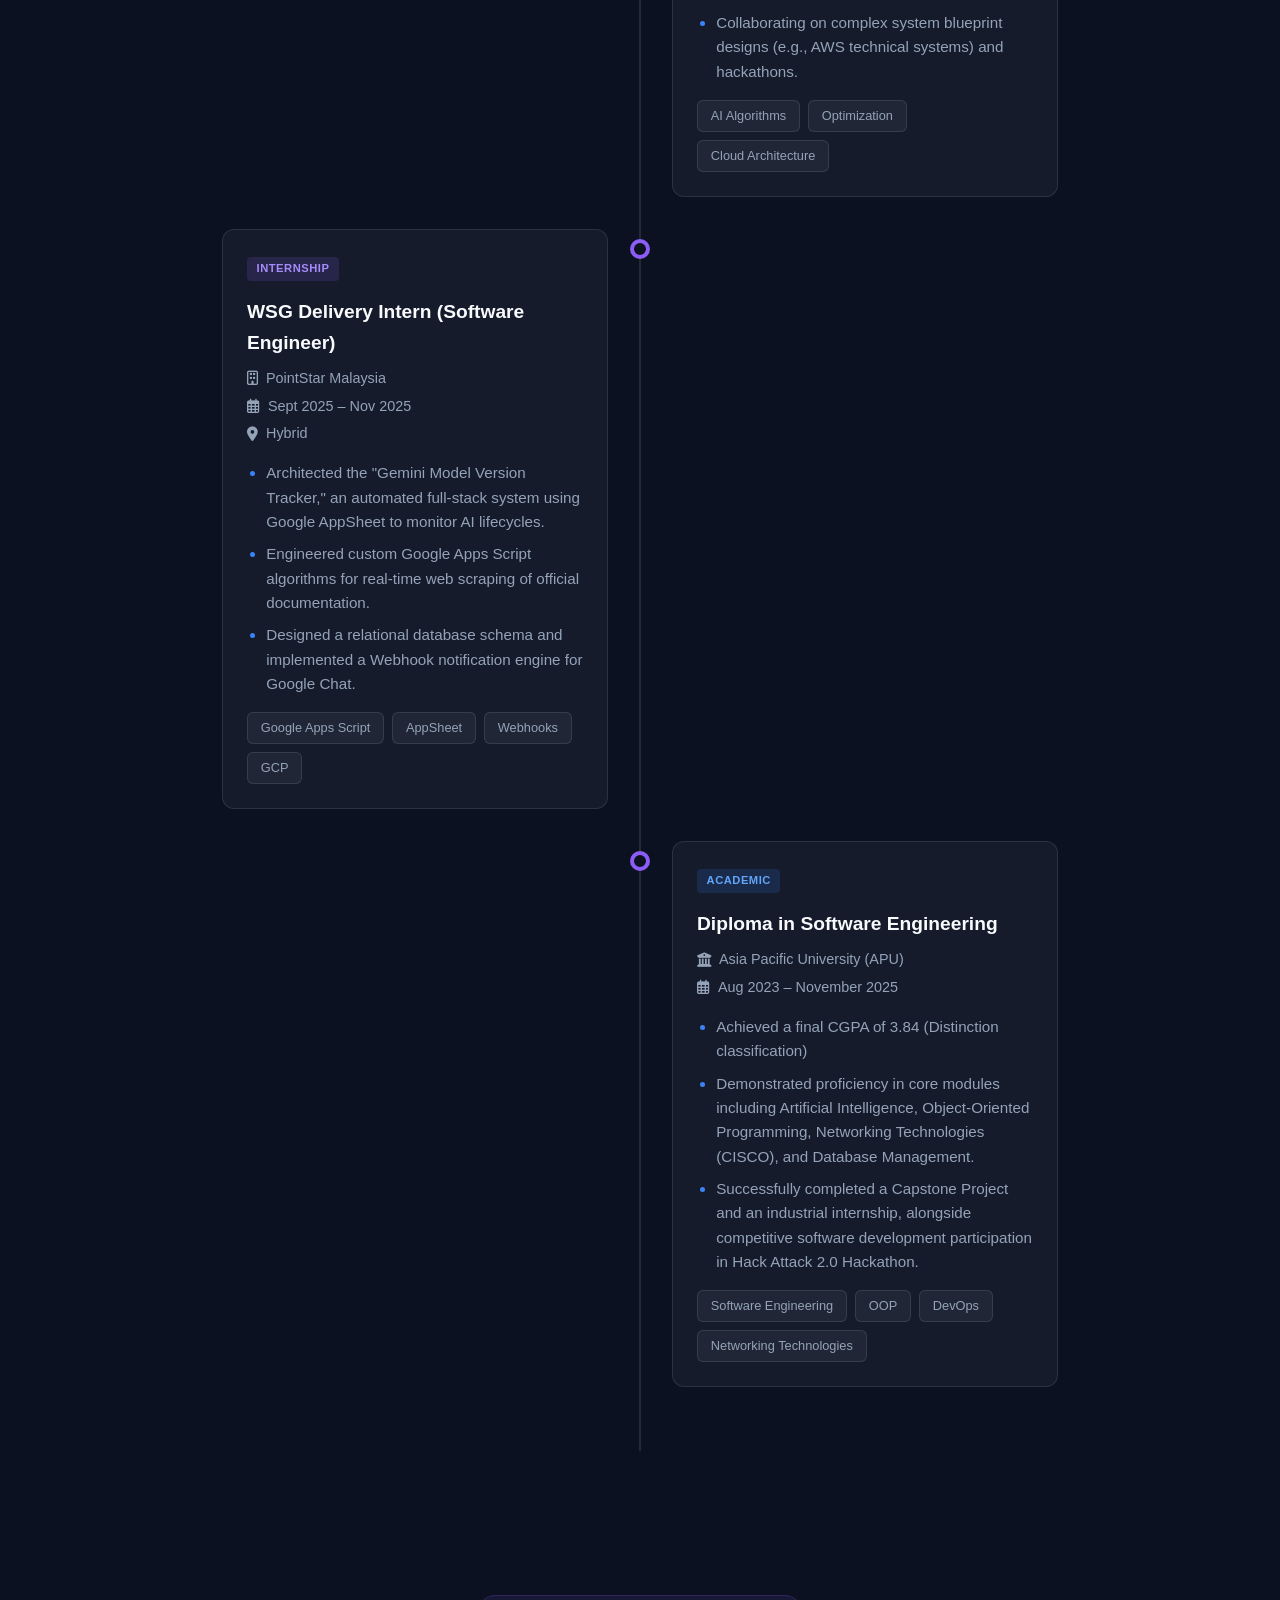
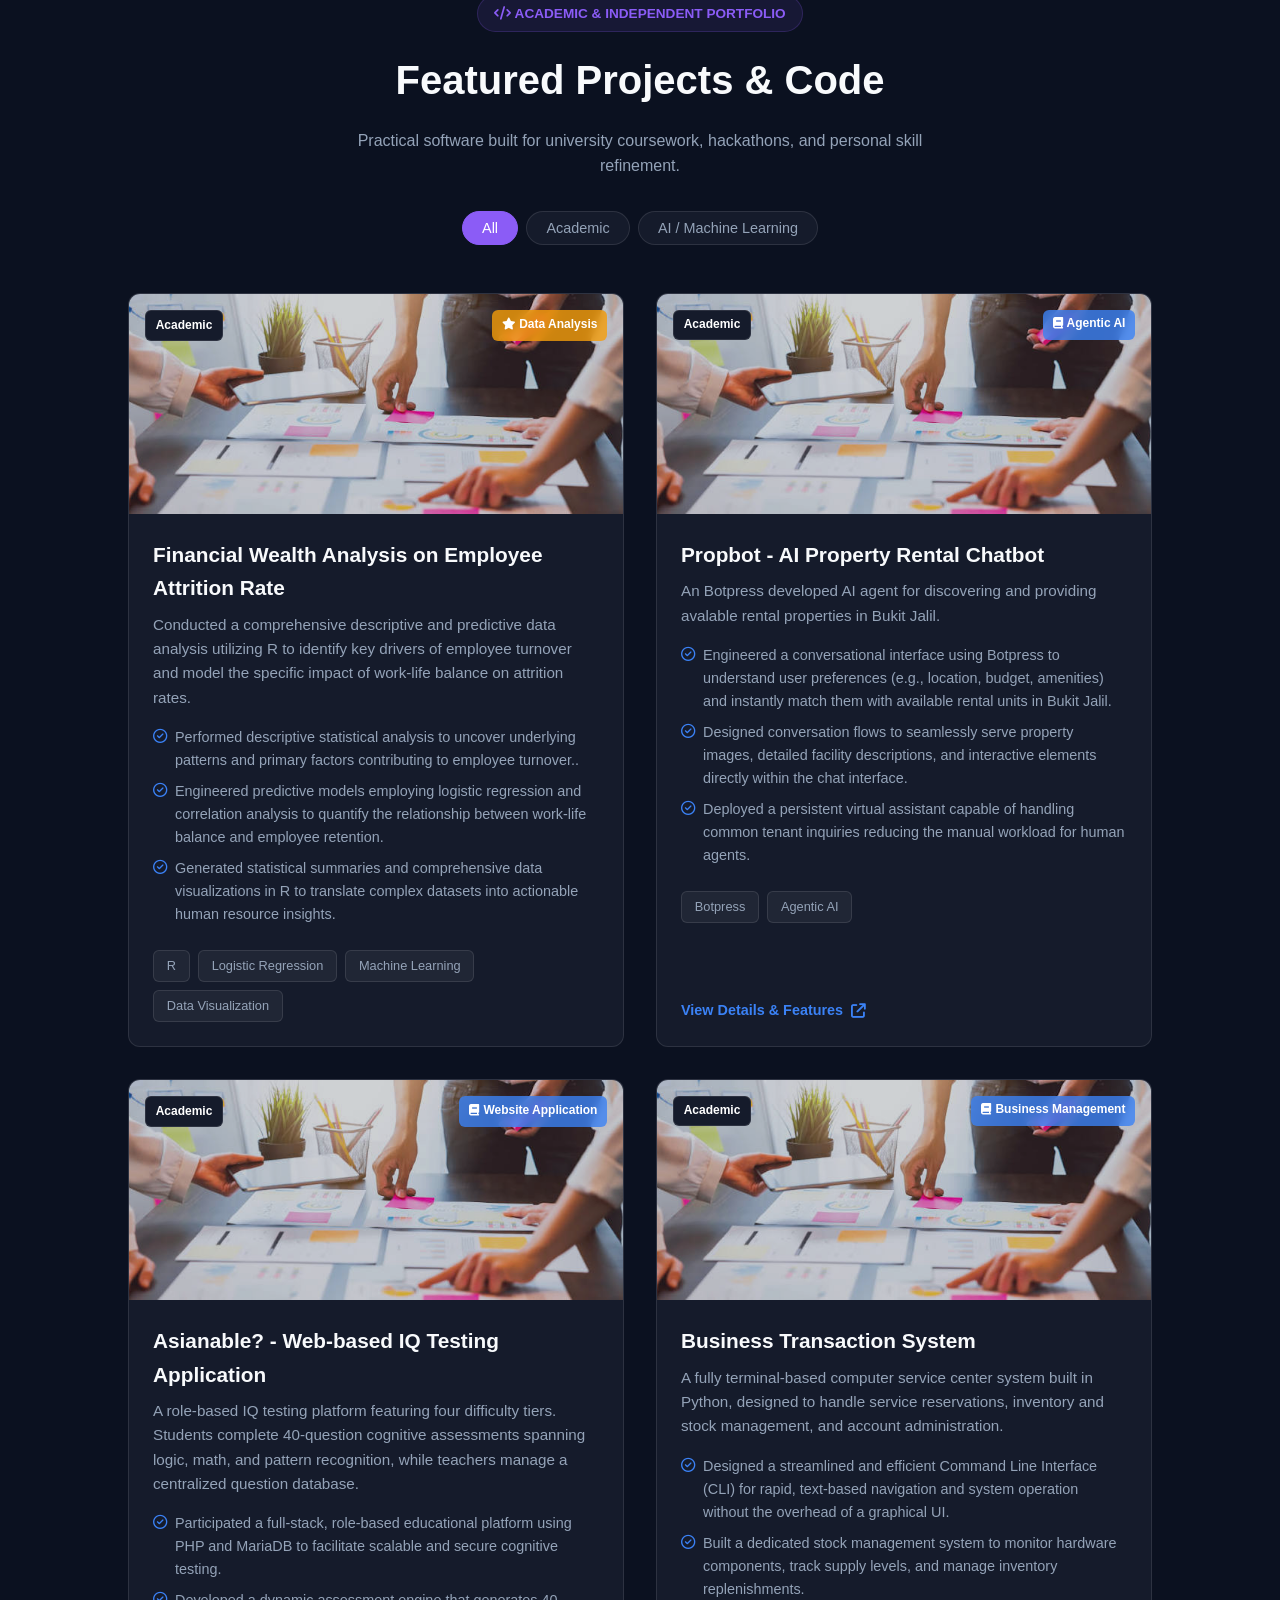
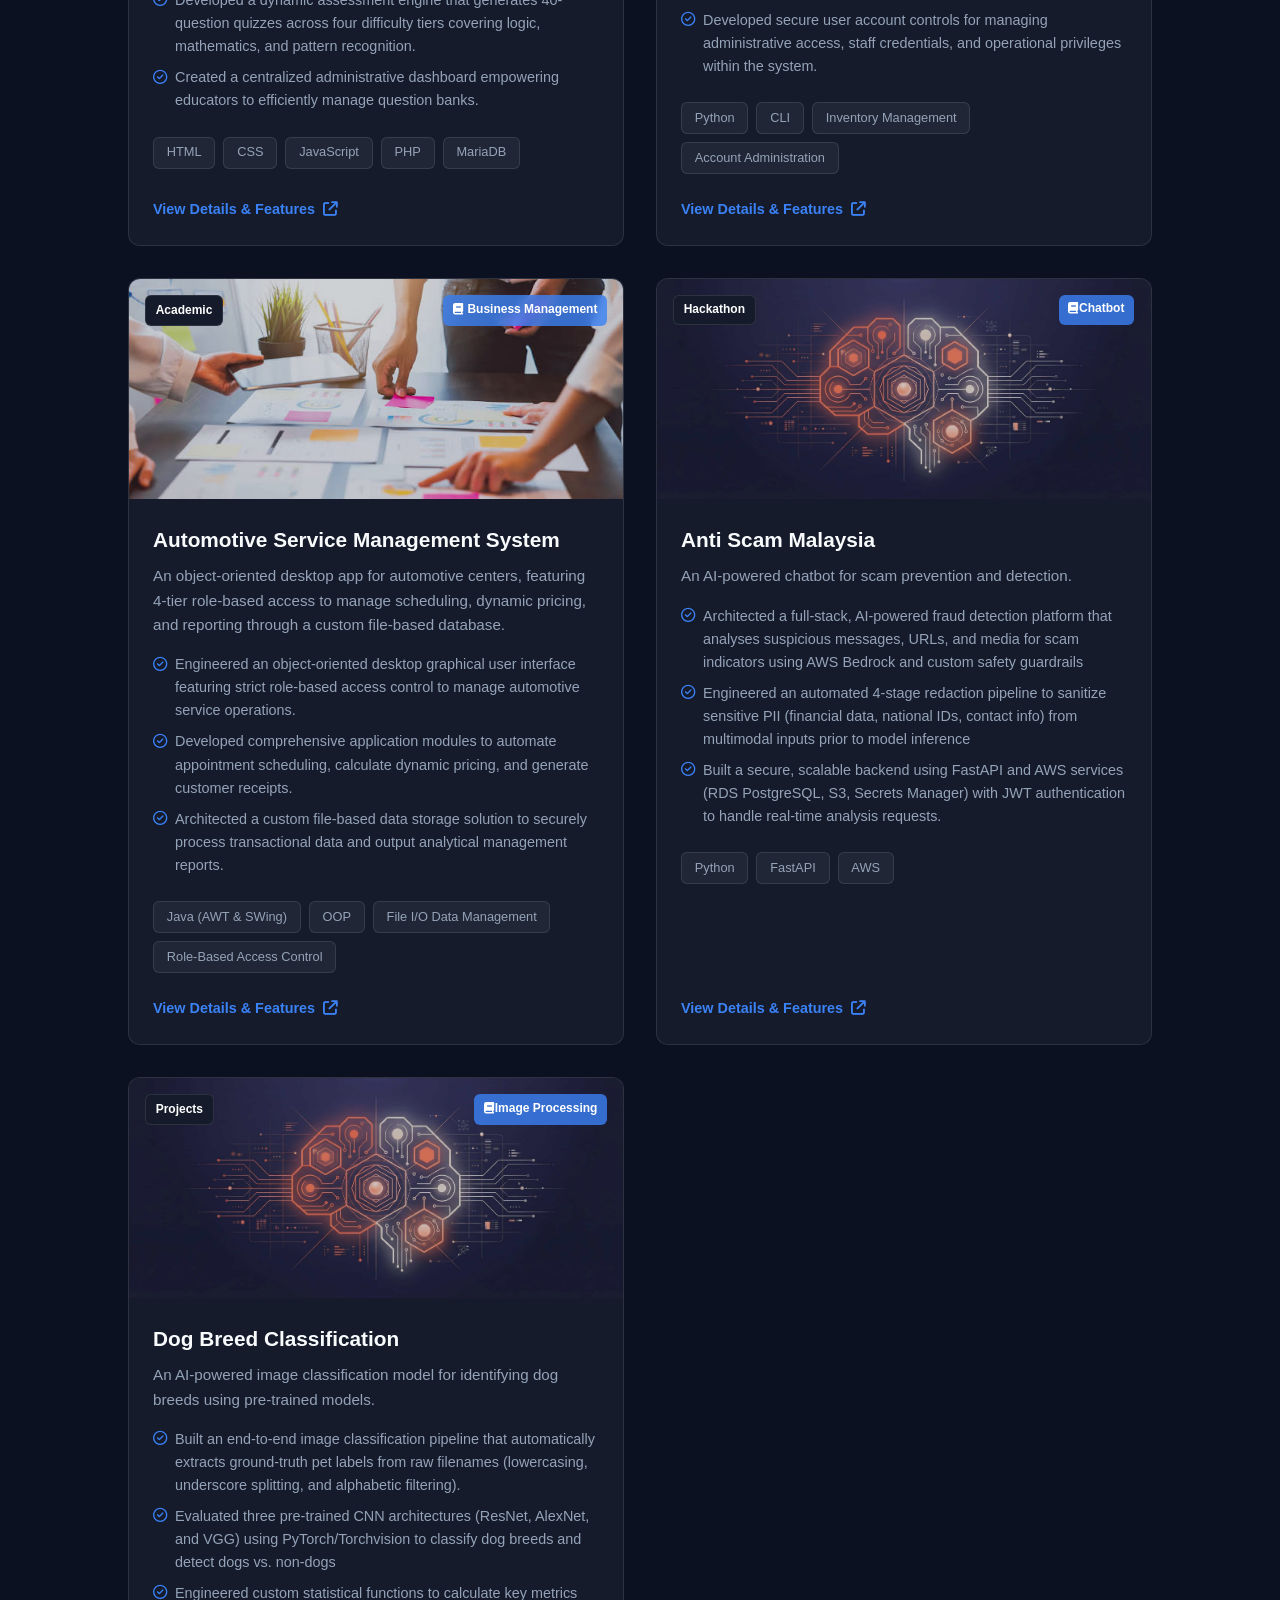
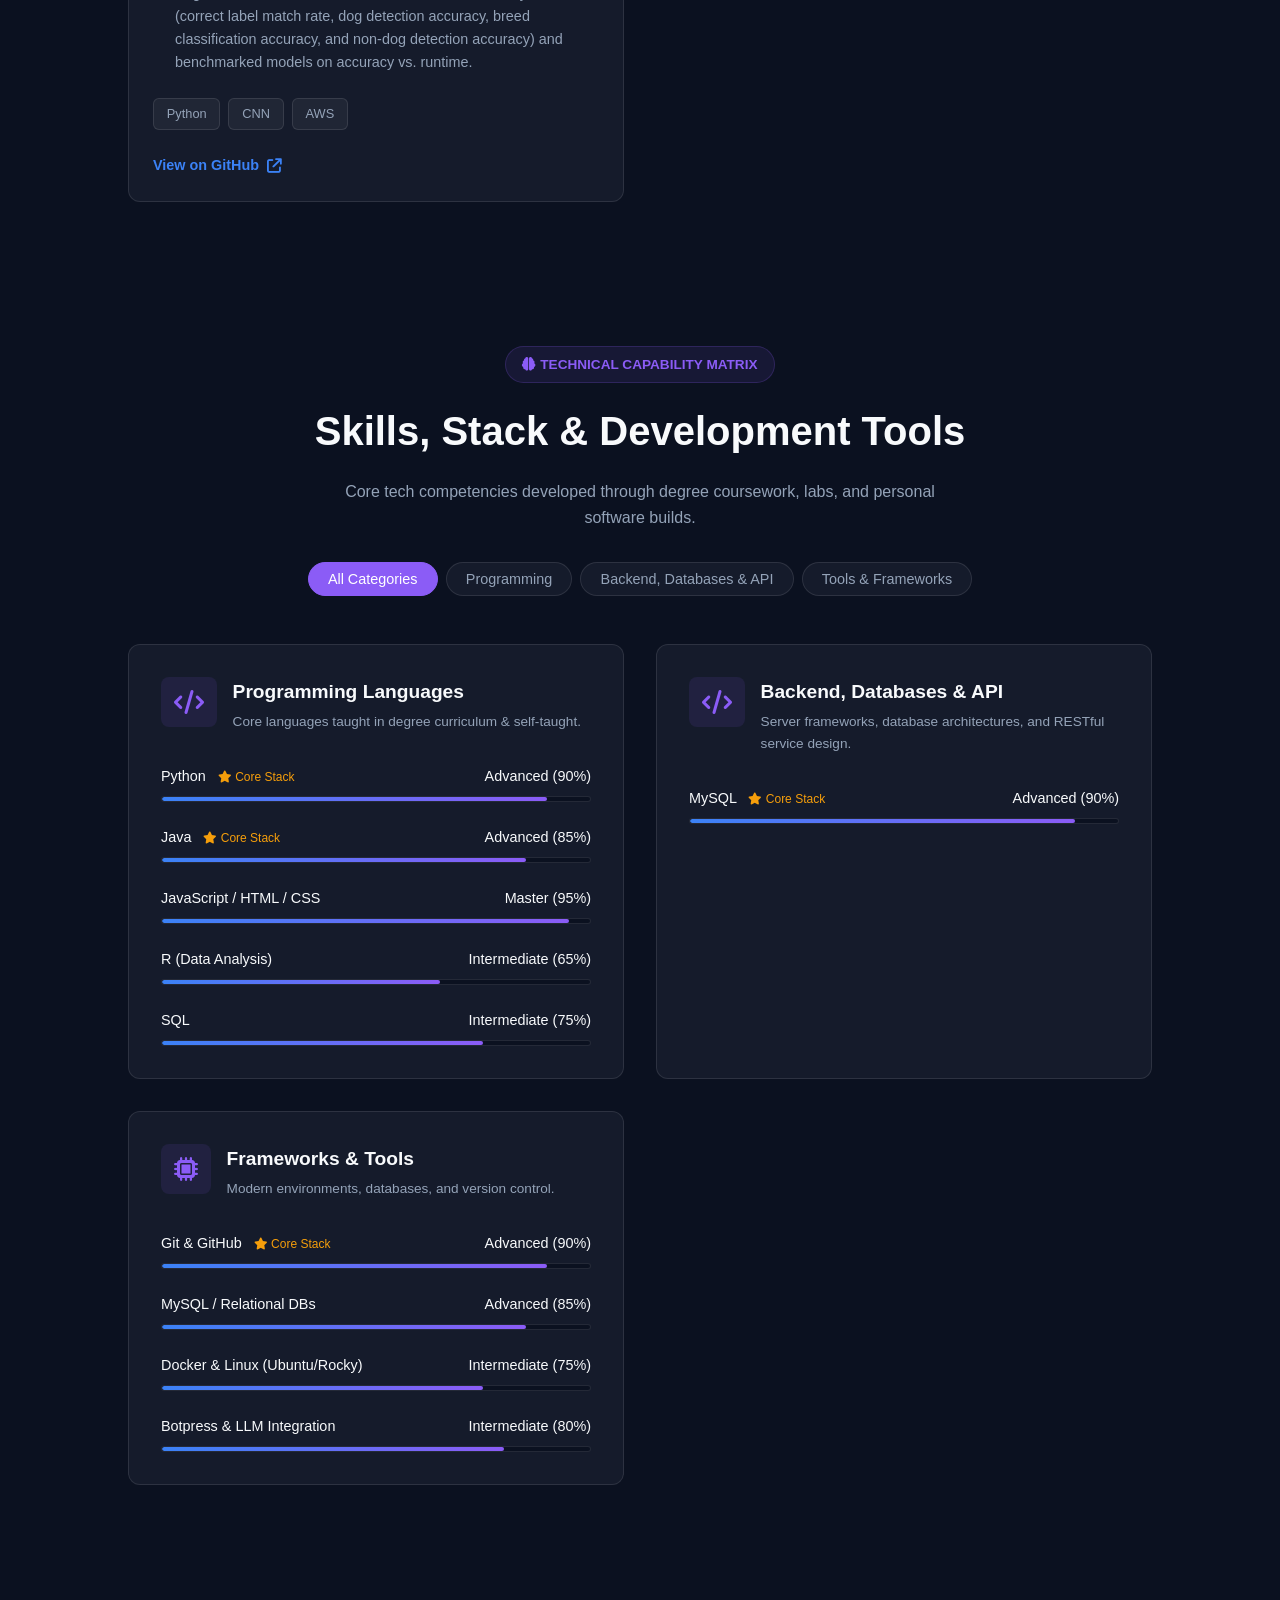
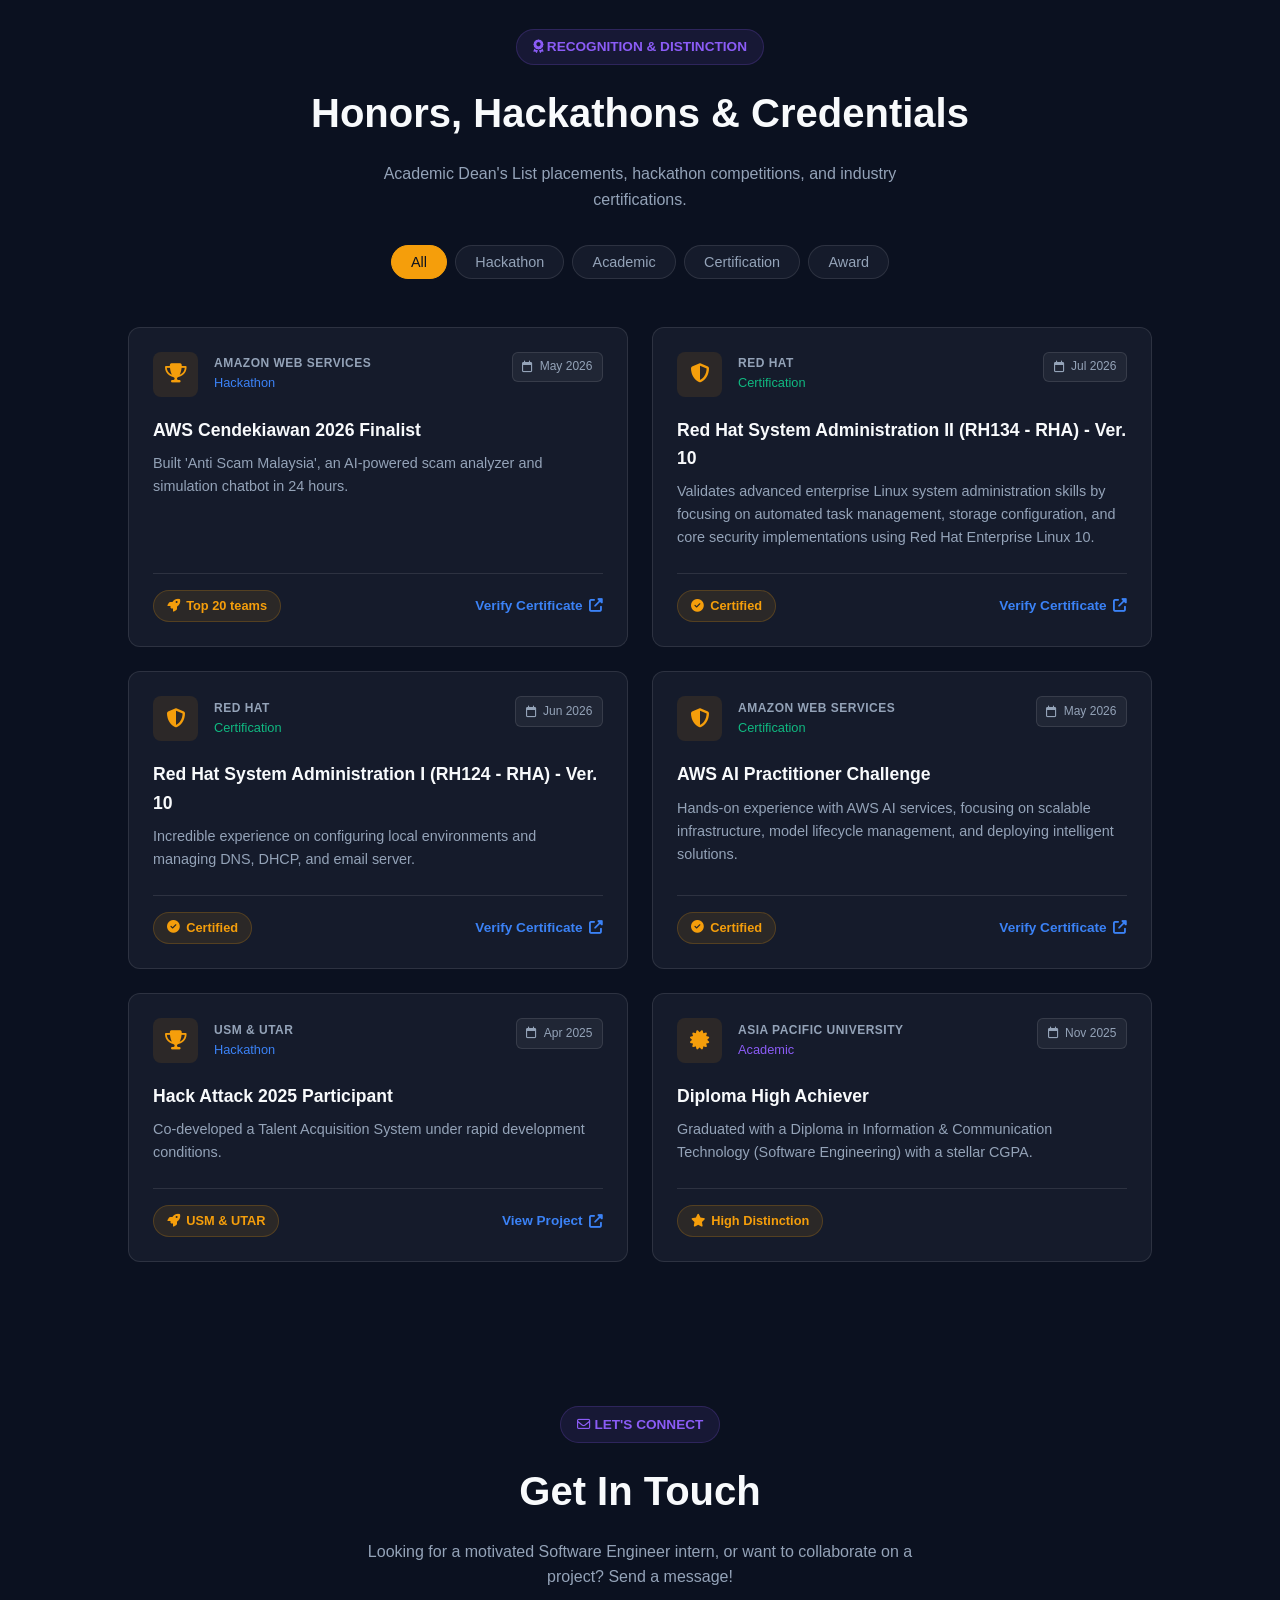
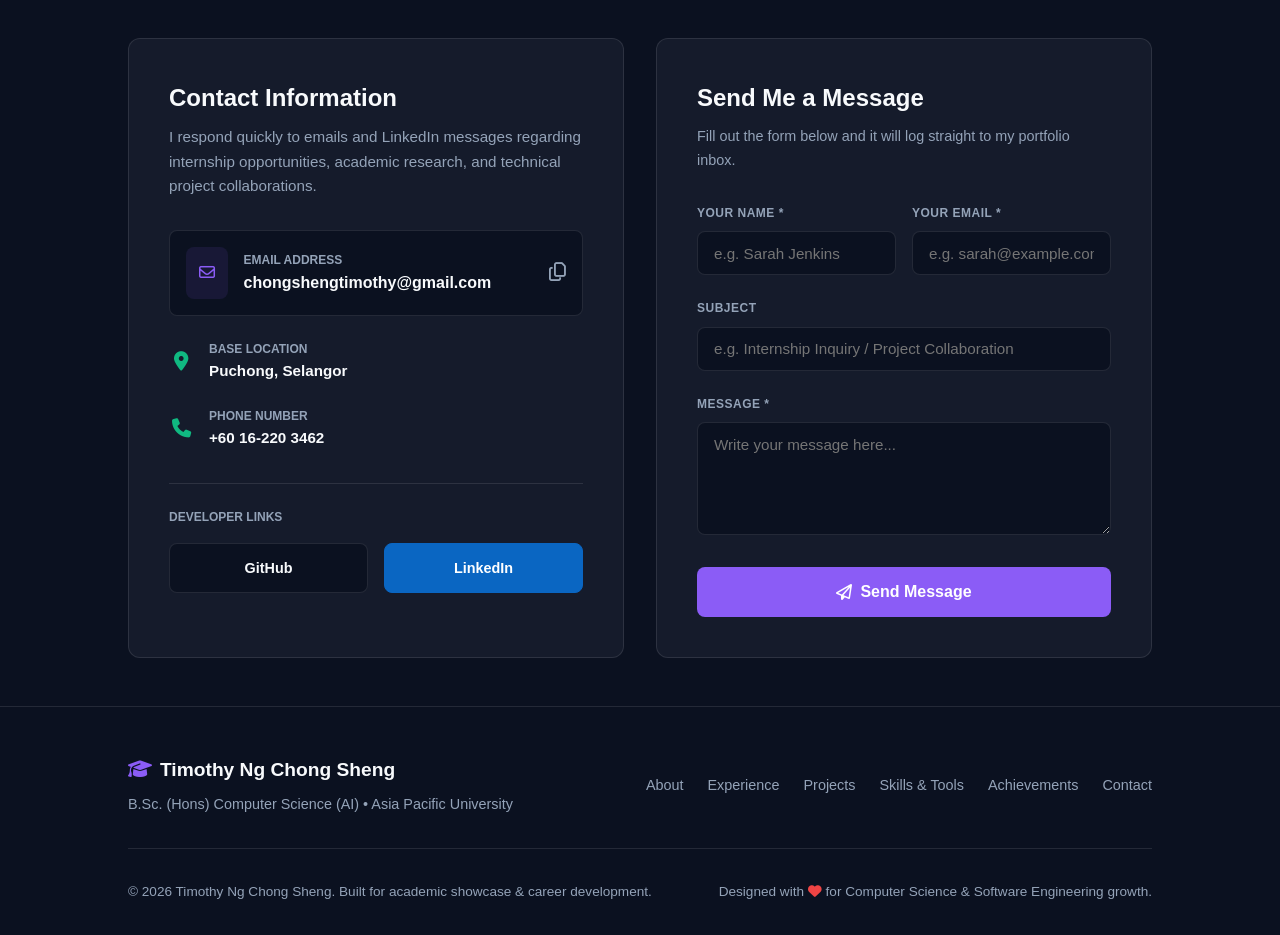
<file: Personal_Portfolio.html>
<!DOCTYPE html>
<html lang="en" data-theme="dark">
<head>
    <meta charset="UTF-8">
    <meta name="viewport" content="width=device-width, initial-scale=1.0">
    <title>Timothy Ng Chong Sheng - Portfolio</title>
    <link rel="stylesheet" href="Personal_Portfolio.css">
    <link rel="stylesheet" href="https://cdnjs.cloudflare.com/ajax/libs/font-awesome/6.4.0/css/all.min.css">

    <!-- SEO Meta Tags -->
    <meta name="description" content="A Portfolio showcasing the academic projects, software development experience, and technical skills of Timothy Ng Chong Sheng, a Computer Science & AI student.">
    <meta name="keywords" content="Timothy Ng Chong Sheng, Portfolio, Artificial Intelligence, Software Engineer, Machine Learning, Python, Java, Malaysia">
    <meta name="author" content="Timothy Ng Chong Sheng">
    <meta name="google-site-verification" content="-bHsVmoj4Cy8JdMvn6iPGejTW7e5nDvzAnRJH97ZQ08" />

    <!-- Open Graph -->
    <meta property="og:title" content="Portfolio | TIMOTHY NG CHONG SHENG">
    <meta property="og:description" content="Computer Science & AI student portfolio showcasing academic projects and software development experience.">
    <meta property="og:type" content="website">
    <meta property="og:url" content="https://timothy-ng-chong-sheng-portfolio.vercel.app/">
    <meta property="og:site_name" content="Timothy Ng Chong Sheng">

    <script type="application/ld+json">
    {

    "@context": "https://schema.org",
    "@type": "WebSite",
    "name": "Timothy Ng Chong Sheng",
    "url": "https://timothy-ng-chong-sheng-portfolio.vercel.app/"
    }
    </script>
</head>
<body>

    <!-- Navigation -->
    <nav id="navbar">
        <div class="nav-content">
            <div class="logo">
                <i class="fas fa-graduation-cap"></i> Timothy Ng
            </div>
            <ul class="nav-links">
                <li><a href="#hero"><i class="far fa-graduation-cap"></i> About</a></li>
                <li><a href="#experience"><i class="fas fa-briefcase"></i> Experience</a></li>
                <li><a href="#projects"><i class="fas fa-code"></i> Projects</a></li>
                <li><a href="#skills"><i class="fas fa-layer-group"></i> Skills & Tools</a></li>
                <li><a href="#achievements"><i class="fas fa-medal"></i> Achievements</a></li>
                <li><a href="#contact"><i class="far fa-envelope"></i> Contact</a></li>
            </ul>
            <div class="nav-actions">
                <div class="theme-toggle" id="theme-toggle">
                    <i class="fas fa-sun" id="theme-icon"></i>
                </div>
                <div class="hamburger">
                    <i class="fas fa-bars"></i>
                </div>
            </div>
        </div>
    </nav>

    <!-- Hero Section -->
    <header id="hero" class="section-padding">
        <div class="hero-container">
            <div class="hero-text">
                <div class="status-badge">
                    <span class="dot"></span> Actively seeking 2027 Internship Opportunities
                </div>
                <h1>Hi, I'm <span class="gradient-text">Timothy Ng Chong Sheng</span></h1>
                <h2 class="subtitle"><i class="fas fa-graduation-cap"></i>Year 2 AI Computer Science Student</h2>
                
                <div class="info-card">
                    <span class="info-item">Asia Pacific University (APU)</span>
                    <span class="divider">•</span>
                    <span class="info-item">B.Sc. (Hons) AI</span>
                    <span class="divider">•</span>
                    <span class="info-item"><i class="fas fa-map-marker-alt"></i> Kuala Lumpur/ Remote</span>
                    <br>
                    <span class="info-highlight"><i class="fas fa-award"></i> CGPA: 3.84 / 4.00</span>
                </div>

                <p class="hero-desc">
                    Driven Artificial Intelligence student with hands-on experience in full-stack development, workflow
                    automation, and working with LLMs (Google Gemini/Vertex AI). Adapt at building logic-based
                    systems, scraping data, and developing predictive models. Seeking an AI/Machine Learning
                    Engineering internship to apply skills in Python, R, and data preprocessing to gain experience in
                    real-world projects.
                <div class="hero-buttons">
                    <a href="#contact" class="btn primary"><i class="far fa-envelope"></i> Get In Touch</a>
                    <a href="Files/Internship Resume.pdf" class="btn secondary" target="_blank"><i class="far fa-file-alt"></i> View Resume</a>
                </div>

                <div class="stats-row">
                    <div class="stat-box">
                        <h3>Degree</h3>
                        <p>AI Undergraduate</p>
                    </div>
                    <div class="stat-box">
                        <h3>5+</h3>
                        <p>Core Projects</p>
                    </div>
                    <div class="stat-box">
                        <h3 class="highlight-text">3.84 CGPA</h3>
                        <p>Diploma in SE</p>
                    </div>
                </div>
            </div>
            
            <div class="hero-visual">
                <div class="profile-card">
                    <img src="Files/_DSC0010.jpg" alt="Timothy Ng" class="profile-img">
                    <div class="profile-floating-badge">
                        <div class="badge-icon">TN</div>
                        <div class="badge-text">
                            <strong>Expected Grad: 2028</strong>
                            <span>Computer Science (AI)</span>
                        </div>
                    </div>
                </div>
            </div>
        </div>
    </header>

    <!-- Experience Section -->
    <section id="experience" class="section-padding">
        <div class="section-header">
            <span class="section-tag"><i class="fas fa-briefcase"></i> CAREER & ACADEMIC GROWTH</span>
            <h2>Work Experience & Growth</h2>
            <p>Hands-on software development internships and academic milestones.</p>
            
            <div class="filter-group" id="exp-filters">
                <button class="filter-btn active" data-filter="all">All</button>
                <button class="filter-btn" data-filter="internship">Internship</button>
                <button class="filter-btn" data-filter="academic">Academic</button>
            </div>
        </div>

        <div class="timeline-container">
            <div class="timeline-line"></div>
            
            <!-- Degree -->
            <div class="timeline-item right" data-category="academic">
                <div class="timeline-dot"></div>
                <div class="timeline-card">
                    <span class="card-tag academic">ACADEMIC</span>
                    <h3>Bachelor of Computer Science (Hons) (AI)</h3>
                    <p class="organization"><i class="fas fa-university"></i> Asia Pacific University (APU)</p>
                    <p class="date"><i class="far fa-calendar-alt"></i> Feb 2026 – Present</p>
                    
                    <ul class="task-list">
                        <li>Focusing on advanced artificial intelligence modules, combinatorial optimization algorithms, and machine learning.</li>
                        <li>Collaborating on complex system blueprint designs (e.g., AWS technical systems) and hackathons.</li>
                    </ul>
                    <div class="tech-tags">
                        <span>AI Algorithms</span><span>Optimization</span><span>Cloud Architecture</span>
                    </div>
                </div>
            </div>
            
            <!-- Internship -->
            <div class="timeline-item" data-category="internship">
                <div class="timeline-dot"></div>
                <div class="timeline-card">
                    <span class="card-tag internship">INTERNSHIP</span>
                    <h3>WSG Delivery Intern (Software Engineer)</h3>
                    <p class="organization"><i class="far fa-building"></i> PointStar Malaysia</p>
                    <p class="date"><i class="far fa-calendar-alt"></i> Sept 2025 – Nov 2025</p>
                    <p class="location"><i class="fas fa-map-marker-alt"></i> Hybrid <span class="status-dot"></span></p>
                    
                    <ul class="task-list">
                        <li>Architected the "Gemini Model Version Tracker," an automated full-stack system using Google AppSheet to monitor AI lifecycles.</li>
                        <li>Engineered custom Google Apps Script algorithms for real-time web scraping of official documentation.</li>
                        <li>Designed a relational database schema and implemented a Webhook notification engine for Google Chat.</li>
                    </ul>
                    <div class="tech-tags">
                        <span>Google Apps Script</span><span>AppSheet</span><span>Webhooks</span><span>GCP</span>
                    </div>
                </div>
            </div>
            
            <!--Diploma-->
            <div class="timeline-item right" data-category="academic">
                <div class="timeline-dot"></div>
                <div class="timeline-card">
                    <span class="card-tag academic">ACADEMIC</span>
                    <h3>Diploma in Software Engineering</h3>
                    <p class="organization"><i class="fas fa-university"></i> Asia Pacific University (APU)</p>
                    <p class="date"><i class="far fa-calendar-alt"></i> Aug 2023 – November 2025</p>
                    
                    <ul class="task-list">
                        <li>Achieved a final CGPA of 3.84 (Distinction classification)</li>
                        <li>Demonstrated proficiency in core modules including Artificial Intelligence, Object-Oriented Programming, Networking Technologies (CISCO), and Database Management.</li>
                        <li>Successfully completed a Capstone Project and an industrial internship, alongside competitive software development participation in Hack Attack 2.0 Hackathon.</li>
                    </ul>
                    <div class="tech-tags">
                        <span>Software Engineering</span><span>OOP</span><span>DevOps</span><span>Networking Technologies</span>
                    </div>
                </div>
            </div>
        </div>
    </section>

    <!-- Projects Section -->
    <section id="projects" class="section-padding">
        <div class="section-header">
            <span class="section-tag"><i class="fas fa-code"></i> ACADEMIC & INDEPENDENT PORTFOLIO</span>
            <h2>Featured Projects & Code</h2>
            <p>Practical software built for university coursework, hackathons, and personal skill refinement.</p>
            
            <div class="filter-group" id="proj-filters">
                <button class="filter-btn active" data-filter="all">All</button>
                <button class="filter-btn" data-filter="academic">Academic</button>
                <button class="filter-btn" data-filter="ai">AI / Machine Learning</button>
            </div>
        </div>

        <div class="project-grid">
            <!-- PDFA -->
            <div class="project-card" data-category="academic">
                <div class="project-img-container">
                    <img src="Files/Academic Project.jpg" alt="Data Analysis">
                    <div class="project-badges">
                        <span class="badge academic">Academic</span>
                        <span class="badge featured"><i class="fas fa-star"></i> Data Analysis</span>
                    </div>
                </div>
                <div class="project-info">
                    <h3>Financial Wealth Analysis on Employee Attrition Rate</h3>
                    <p class="proj-desc">Conducted a comprehensive descriptive and predictive data analysis utilizing R to identify key drivers of 
                        employee turnover and model the specific impact of work-life balance on attrition rates.</p>
                    <div class="proj-details">
                        <p><i class="far fa-check-circle"></i> Performed descriptive statistical analysis to uncover underlying patterns and primary factors contributing to employee turnover..</p>
                        <p><i class="far fa-check-circle"></i> Engineered predictive models employing logistic regression and correlation analysis to quantify the relationship between work-life balance and employee retention.</p>
                        <p><i class="far fa-check-circle"></i> Generated statistical summaries and comprehensive data visualizations in R to translate complex datasets into actionable human resource insights.</p>
                    </div>
                    <div class="tech-tags">
                        <span>R</span><span>Logistic Regression</span><span>Machine Learning</span><span>Data Visualization</span>
                    </div>
                    
                </div>
            </div>

            <!-- Propbot -->
            <div class="project-card" data-category="fullstack academic">
                <div class="project-img-container">
                    <img src="Files/Academic Project.jpg" alt="Tour Management">
                    <div class="project-badges">
                        <span class="badge academic">Academic</span>
                        <span class="badge course"><i class="fas fa-book"></i> Agentic AI</span>
                    </div>
                </div>
                <div class="project-info">
                    <h3>Propbot - AI Property Rental Chatbot</h3>
                    <p class="proj-desc"> An Botpress developed AI agent for discovering and providing avalable rental properties in Bukit Jalil.</p>
                    <div class="proj-details">
                        <p><i class="far fa-check-circle"></i> Engineered a conversational interface using Botpress to understand user preferences (e.g., location, budget, amenities) 
                        and instantly match them with available rental units in Bukit Jalil.</p>
                        <p><i class="far fa-check-circle"></i> Designed conversation flows to seamlessly serve property images, detailed facility descriptions, 
                        and interactive elements directly within the chat interface.</p>
                        <p><i class="far fa-check-circle"></i> Deployed a persistent virtual assistant capable of handling common tenant inquiries reducing the manual workload for human agents.</p>
                    </div>
                    <div class="tech-tags">
                        <span>Botpress</span><span>Agentic AI</span>
                    </div>
                    <div class="card-footer">
                        <a href="https://cdn.botpress.cloud/webchat/v2/shareable.html?botId=e2d91cd5-ac7e-4927-9499-336a4e21f19d" target="_blank" class="view-link">View Details & Features <i class="fas fa-arrow-up-right-from-square"></i></a>
                    </div>
                </div>
            </div>

            <!-- Asianable -->
            <div class="project-card" data-category="fullstack academic">
                <div class="project-img-container">
                    <img src="Files/Academic Project.jpg" alt="Website Application">
                    <div class="project-badges">
                        <span class="badge academic">Academic</span>
                        <span class="badge course"><i class="fas fa-book"></i> Website Application</span>
                    </div>
                </div>
                <div class="project-info">
                    <h3>Asianable? - Web-based IQ Testing Application</h3>
                    <p class="proj-desc"> A role-based IQ testing platform featuring four difficulty tiers. Students complete 40-question cognitive assessments spanning logic, math, and pattern recognition, 
                        while teachers manage a centralized question database.</p>
                    <div class="proj-details">
                        <p><i class="far fa-check-circle"></i> Participated a full-stack, role-based educational platform using PHP and MariaDB to facilitate scalable and secure cognitive testing.</p>
                        <p><i class="far fa-check-circle"></i> Developed a dynamic assessment engine that generates 40-question quizzes across four difficulty tiers covering logic, mathematics, and pattern recognition.</p>
                        <p><i class="far fa-check-circle"></i> Created a centralized administrative dashboard empowering educators to efficiently manage question banks.</p>
                    </div>
                    <div class="tech-tags">
                        <span>HTML</span><span>CSS</span><span>JavaScript</span><span>PHP</span><span>MariaDB</span>
                    </div>
                    <div class="card-footer">
                        <a href="https://youtu.be/slJBYN-m8qA?si=DvvCRSVqwN9sgBOT" target="_blank" class="view-link">View Details & Features <i class="fas fa-arrow-up-right-from-square"></i></a>
                    </div>
                </div>
            </div>

            <!-- KLCCC -->
            <div class="project-card" data-category="fullstack academic">
                <div class="project-img-container">
                    <img src="Files/Academic Project.jpg" alt="Businesss Management System">
                    <div class="project-badges">
                        <span class="badge academic">Academic</span>
                        <span class="badge course"><i class="fas fa-book"></i> Business Management</span>
                    </div>
                </div>
                <div class="project-info">
                    <h3>Business Transaction System</h3>
                    <p class="proj-desc"> A fully terminal-based computer service center system built in Python, designed to handle service reservations, inventory and stock management, and account administration.</p>
                    <div class="proj-details">
                        <p><i class="far fa-check-circle"></i> Designed a streamlined and efficient Command Line Interface (CLI) for rapid, text-based navigation and system operation without the overhead of a graphical UI.</p>
                        <p><i class="far fa-check-circle"></i> Built a dedicated stock management system to monitor hardware components, track supply levels, and manage inventory replenishments.</p>
                        <p><i class="far fa-check-circle"></i> Developed secure user account controls for managing administrative access, staff credentials, and operational privileges within the system.</p>
                    </div>
                    <div class="tech-tags">
                        <span>Python</span><span>CLI</span><span>Inventory Management</span><span>Account Administration</span>
                    </div>
                    <div class="card-footer">
                        <a href="https://youtu.be/Ue9cdsCo9Rk?si=bo5-4MoSfzXyNnIA 
                        " target="_blank" class="view-link">View Details & Features <i class="fas fa-arrow-up-right-from-square"></i></a>
                    </div>
                </div>
            </div>

            <!-- APU-ASC -->
            <div class="project-card" data-category="fullstack academic">
                <div class="project-img-container">
                    <img src="Files/Academic Project.jpg" alt="Businesss Management System">
                    <div class="project-badges">
                        <span class="badge academic">Academic</span>
                        <span class="badge course"><i class="fas fa-book"></i> Business Management</span>
                    </div>
                </div>
                <div class="project-info">
                    <h3>Automotive Service Management System</h3>
                    <p class="proj-desc"> An object-oriented desktop app for automotive centers, featuring 4-tier role-based access to manage scheduling, dynamic pricing, and reporting through a custom file-based database.</p>
                    <div class="proj-details">
                        <p><i class="far fa-check-circle"></i> Engineered an object-oriented desktop graphical user interface featuring strict role-based access control to manage automotive service operations.</p>
                        <p><i class="far fa-check-circle"></i> Developed comprehensive application modules to automate appointment scheduling, calculate dynamic pricing, and generate customer receipts.</p>
                        <p><i class="far fa-check-circle"></i> Architected a custom file-based data storage solution to securely process transactional data and output analytical management reports.</p>
                    </div>
                    <div class="tech-tags">
                        <span>Java (AWT & SWing)</span><span>OOP</span><span>File I/O Data Management</span><span>Role-Based Access Control</span>
                    </div>
                    <div class="card-footer">
                        <a href="https://youtu.be/rKNfiE1NPw0?si=AXYjPGHWRzSpyURA" target="_blank" class="view-link">View Details & Features <i class="fas fa-arrow-up-right-from-square"></i></a>
                    </div>
                </div>
            </div>

            <!-- Anti Scam Malaysia -->
            <div class="project-card" data-category="ai">
                <div class="project-img-container">
                    <img src="Files/AI Project.jpg" alt="Scam Prevention and Detection Chatbot">
                    <div class="project-badges">
                        <span class="badge academic">Hackathon</span>
                        <span class="badge course"><i class="fas fa-book"></i>Chatbot</span>
                    </div>
                </div>
                <div class="project-info">
                    <h3>Anti Scam Malaysia</h3>
                    <p class="proj-desc"> An AI-powered chatbot for scam prevention and detection.</p>
                    <div class="proj-details">
                        <p><i class="far fa-check-circle"></i> Architected a full-stack, AI-powered fraud detection platform that analyses suspicious messages, URLs, and media
for scam indicators using AWS Bedrock and custom safety guardrails</p>
                        <p><i class="far fa-check-circle"></i> Engineered an automated 4-stage redaction pipeline to sanitize sensitive PII (financial data, national IDs, contact
info) from multimodal inputs prior to model inference</p>
                        <p><i class="far fa-check-circle"></i> Built a secure, scalable backend using FastAPI and AWS services (RDS PostgreSQL, S3, Secrets Manager) with
JWT authentication to handle real-time analysis requests.
</p>
                    </div>
                    <div class="tech-tags">
                        <span>Python</span><span>FastAPI</span><span>AWS</span>
                    </div>
                    <div class="card-footer">
                        <a href="https://www.youtube.com/watch?v=3nE1yDPu1bU" target="_blank" class="view-link">View Details & Features <i class="fas fa-arrow-up-right-from-square"></i></a>
                    </div>
                </div>
            </div>

            <!-- Dog Image Classification -->
            <div class="project-card" data-category="ai">
                <div class="project-img-container">
                    <img src="Files/AI Project.jpg" alt="Dog Breed Classification">
                    <div class="project-badges">
                        <span class="badge academic">Projects</span>
                        <span class="badge course"><i class="fas fa-book"></i>Image Processing</span>
                    </div>
                </div>
                <div class="project-info">
                    <h3>Dog Breed Classification</h3>
                    <p class="proj-desc"> An AI-powered image classification model for identifying dog breeds using pre-trained models.</p>
                    <div class="proj-details">
                        <p><i class="far fa-check-circle"></i> Built an end-to-end image classification pipeline that automatically extracts ground-truth pet labels from raw
filenames (lowercasing, underscore splitting, and alphabetic filtering).</p>
                        <p><i class="far fa-check-circle"></i> Evaluated three pre-trained CNN architectures (ResNet, AlexNet, and VGG) using PyTorch/Torchvision to classify
dog breeds and detect dogs vs. non-dogs</p>
                        <p><i class="far fa-check-circle"></i> Engineered custom statistical functions to calculate key metrics (correct label match rate, dog detection accuracy,
breed classification accuracy, and non-dog detection accuracy) and benchmarked models on accuracy vs. runtime.
</p>
                    </div>
                    <div class="tech-tags">
                        <span>Python</span><span>CNN</span><span>AWS</span>
                    </div>
                    <div class="card-footer">
                        <a href="https://github.com/Timny30/Dog-Breed-Classification" target="_blank" class="view-link">View on GitHub <i class="fas fa-arrow-up-right-from-square"></i></a>
                    </div>
                </div>
            </div>
        </div>
    </section>

    <!-- Skills Section -->
    <section id="skills" class="section-padding">
        <div class="section-header">
            <span class="section-tag"><i class="fas fa-brain"></i> TECHNICAL CAPABILITY MATRIX</span>
            <h2>Skills, Stack & Development Tools</h2>
            <p>Core tech competencies developed through degree coursework, labs, and personal software builds.</p>
            
            <div class="filter-group" id="skill-filters">
                <button class="filter-btn active" data-filter="all">All Categories</button>
                <button class="filter-btn" data-filter="programming">Programming</button>
                <button class="filter-btn" data-filter="backend">Backend, Databases & API</button>
                <button class="filter-btn" data-filter="tools">Tools & Frameworks</button>
            </div>
        </div>

        <div class="skills-container">
          <!-- Programming Language --> 
            <div class="skill-category" data-category="programming">
                <div class="category-header">
                    <i class="fas fa-code"></i>
                    <div>
                        <h3>Programming Languages</h3>
                        <p>Core languages taught in degree curriculum & self-taught.</p>
                    </div>
                </div>
                <div class="skill-list">
                    <div class="skill-item">
                        <div class="skill-info">
                            <span>Python <span class="core-tag"><i class="fas fa-star"></i> Core Stack</span></span>
                            <span>Advanced (90%)</span>
                        </div>
                        <div class="progress-bar"><div class="progress" style="width: 90%;"></div></div>
                    </div>
                    <div class="skill-item">
                        <div class="skill-info">
                            <span>Java <span class="core-tag"><i class="fas fa-star"></i> Core Stack</span></span>
                            <span>Advanced (85%)</span>
                        </div>
                        <div class="progress-bar"><div class="progress" style="width: 85%;"></div></div>
                    </div>
                    <div class="skill-item">
                        <div class="skill-info">
                            <span>JavaScript / HTML / CSS</span>
                            <span>Master (95%)</span>
                        </div>
                        <div class="progress-bar"><div class="progress" style="width: 95%;"></div></div>
                    </div>
                    <div class="skill-item">
                        <div class="skill-info">
                            <span>R (Data Analysis)</span>
                            <span>Intermediate (65%)</span>
                        </div>
                        <div class="progress-bar"><div class="progress" style="width: 65%;"></div></div>
                    </div>
                    <div class="skill-item">
                        <div class="skill-info">
                            <span>SQL</span>
                            <span>Intermediate (75%)</span>
                        </div>
                        <div class="progress-bar"><div class="progress" style="width: 75%;"></div></div>
                    </div>
                </div>
            </div>

            <!-- Backend --> 
            <div class="skill-category" data-category="backend">
                <div class="category-header">
                    <i class="fas fa-code"></i>
                    <div>
                        <h3>Backend, Databases & API</h3>
                        <p>Server frameworks, database architectures, and RESTful service design.</p>
                    </div>
                </div>
                <div class="skill-list">
                    <div class="skill-item">
                        <div class="skill-info">
                            <span>MySQL <span class="core-tag"><i class="fas fa-star"></i> Core Stack</span></span>
                            <span>Advanced (90%)</span>
                        </div>
                        <div class="progress-bar"><div class="progress" style="width: 90%;"></div></div>
                    </div>
                </div>
            </div>

            <!-- Tools --> 
            <div class="skill-category" data-category="tools">
                <div class="category-header">
                    <i class="fas fa-microchip"></i>
                    <div>
                        <h3>Frameworks & Tools</h3>
                        <p>Modern environments, databases, and version control.</p>
                    </div>
                </div>
                <div class="skill-list">
                    <div class="skill-item">
                        <div class="skill-info">
                            <span>Git & GitHub <span class="core-tag"><i class="fas fa-star"></i> Core Stack</span></span>
                            <span>Advanced (90%)</span>
                        </div>
                        <div class="progress-bar"><div class="progress" style="width: 90%;"></div></div>
                    </div>
                    <div class="skill-item">
                        <div class="skill-info">
                            <span>MySQL / Relational DBs</span>
                            <span>Advanced (85%)</span>
                        </div>
                        <div class="progress-bar"><div class="progress" style="width: 85%;"></div></div>
                    </div>
                    <div class="skill-item">
                        <div class="skill-info">
                            <span>Docker & Linux (Ubuntu/Rocky)</span>
                            <span>Intermediate (75%)</span>
                        </div>
                        <div class="progress-bar"><div class="progress" style="width: 75%;"></div></div>
                    </div>
                    <div class="skill-item">
                        <div class="skill-info">
                            <span>Botpress & LLM Integration</span>
                            <span>Intermediate (80%)</span>
                        </div>
                        <div class="progress-bar"><div class="progress" style="width: 80%;"></div></div>
                    </div>
                </div>
            </div>
        </div>
    </section>

    <!-- Achievements Section -->
<section id="achievements" class="section-padding">
    <div class="section-header">
        <span class="section-tag"><i class="fas fa-award"></i> RECOGNITION & DISTINCTION</span>
        <h2>Honors, Hackathons & Credentials</h2>
        <p>Academic Dean's List placements, hackathon competitions, and industry certifications.</p>
        
        <!-- Filter Options -->
        <div class="filter-group" id="ach-filters">
            <button class="filter-btn active" data-filter="all">All</button>
            <button class="filter-btn" data-filter="hackathon">Hackathon</button>
            <button class="filter-btn" data-filter="academic">Academic</button>
            <button class="filter-btn" data-filter="certification">Certification</button>
            <button class="filter-btn" data-filter="award">Award</button>
        </div>
    </div>

    <div class="achievements-grid">
        <!-- Cendekiawan -->
        <div class="achievement-card" data-category="hackathon">
            <div class="ach-header">
                <div class="ach-title-group">
                    <div class="ach-icon"><i class="fas fa-trophy"></i></div>
                    <div class="ach-meta">
                        <span class="ach-org">AMAZON WEB SERVICES</span>
                        <span class="ach-type hackathon">Hackathon</span>
                    </div>
                </div>
                <div class="ach-date"><i class="far fa-calendar"></i> May 2026</div>
            </div>
            <h3>AWS Cendekiawan 2026 Finalist</h3>
            <p>Built 'Anti Scam Malaysia', an AI-powered scam analyzer and simulation chatbot in 24 hours.</p>
            <div class="ach-footer">
                <span class="highlight-badge"><i class="fas fa-rocket"></i> Top 20 teams</span>
                <a href="Files/AWS AI Practitioner Challenge Certification.pdf" class="verify-link">Verify Certificate <i class="fas fa-external-link-alt"></i></a>
            </div>
        </div>

        <!-- Red Hat 2 -->
        <div class="achievement-card" data-category="certification">
            <div class="ach-header">
                <div class="ach-title-group">
                    <div class="ach-icon"><i class="fas fa-shield-alt"></i></div>
                    <div class="ach-meta">
                        <span class="ach-org">RED HAT</span>
                        <span class="ach-type certification">Certification</span>
                    </div>
                </div>
                <div class="ach-date"><i class="far fa-calendar"></i> Jul 2026</div>
            </div>
            <h3>Red Hat System Administration II (RH134 - RHA) - Ver. 10</h3>
            <p>Validates advanced enterprise Linux system administration skills by focusing on automated task management, storage configuration, and core security implementations using Red Hat Enterprise Linux 10.</p>
            <div class="ach-footer">
                <span class="highlight-badge"><i class="fas fa-check-circle"></i> Certified</span>
                <a href="Files/RedHat II.pdf" class="verify-link">Verify Certificate <i class="fas fa-external-link-alt"></i></a>
            </div>
        </div>

        <!-- Red Hat 1 -->
        <div class="achievement-card" data-category="certification">
            <div class="ach-header">
                <div class="ach-title-group">
                    <div class="ach-icon"><i class="fas fa-shield-alt"></i></div>
                    <div class="ach-meta">
                        <span class="ach-org">RED HAT</span>
                        <span class="ach-type certification">Certification</span>
                    </div>
                </div>
                <div class="ach-date"><i class="far fa-calendar"></i> Jun 2026</div>
            </div>
            <h3>Red Hat System Administration I (RH124 - RHA) - Ver. 10</h3>
            <p>Incredible experience on configuring local environments and managing DNS, DHCP, and email server.</p>
            <div class="ach-footer">
                <span class="highlight-badge"><i class="fas fa-check-circle"></i> Certified</span>
                <a href="Files/Red Hat I.pdf" class="verify-link">Verify Certificate <i class="fas fa-external-link-alt"></i></a>
            </div>
        </div>

        <!-- AI Practitioner -->
        <div class="achievement-card" data-category="certification">
            <div class="ach-header">
                <div class="ach-title-group">
                    <div class="ach-icon"><i class="fas fa-shield-alt"></i></div>
                    <div class="ach-meta">
                        <span class="ach-org">AMAZON WEB SERVICES</span>
                        <span class="ach-type certification">Certification</span>
                    </div>
                </div>
                <div class="ach-date"><i class="far fa-calendar"></i> May 2026</div>
            </div>
            <h3>AWS AI Practitioner Challenge</h3>
            <p>Hands-on experience with AWS AI services, focusing on scalable infrastructure, model lifecycle management, and deploying intelligent solutions.</p>
            <div class="ach-footer">
                <span class="highlight-badge"><i class="fas fa-check-circle"></i> Certified</span>
                <a href="Files/AWS AI Practitioner Challenge Certification.pdf" class="verify-link">Verify Certificate <i class="fas fa-external-link-alt"></i></a>
            </div>
        </div>

        <!-- Hackathon -->
        <div class="achievement-card" data-category="hackathon">
            <div class="ach-header">
                <div class="ach-title-group">
                    <div class="ach-icon"><i class="fas fa-trophy"></i></div>
                    <div class="ach-meta">
                        <span class="ach-org">USM & UTAR</span>
                        <span class="ach-type hackathon">Hackathon</span>
                    </div>
                </div>
                <div class="ach-date"><i class="far fa-calendar"></i> Apr 2025</div>
            </div>
            <h3>Hack Attack 2025 Participant</h3>
            <p>Co-developed a Talent Acquisition System under rapid development conditions.</p>
            <div class="ach-footer">
                <span class="highlight-badge"><i class="fas fa-rocket"></i> USM & UTAR</span>
                <a href="Files/Hack Attack 2.0.pdf" class="verify-link">View Project <i class="fas fa-external-link-alt"></i></a>
            </div>
        </div>

        <!-- Diploma -->
        <div class="achievement-card" data-category="academic">
            <div class="ach-header">
                <div class="ach-title-group">
                    <div class="ach-icon"><i class="fas fa-certificate"></i></div>
                    <div class="ach-meta">
                        <span class="ach-org">ASIA PACIFIC UNIVERSITY</span>
                        <span class="ach-type academic">Academic</span>
                    </div>
                </div>
                <div class="ach-date"><i class="far fa-calendar"></i> Nov 2025</div>
            </div>
            <h3>Diploma High Achiever</h3>
            <p>Graduated with a Diploma in Information & Communication Technology (Software Engineering) with a stellar CGPA.</p>
            <div class="ach-footer">
                <span class="highlight-badge"><i class="fas fa-star"></i> High Distinction</span>
            </div>
        </div>
    </div>
</section>

    <!-- Contact Section -->
    <section id="contact" class="section-padding">
        <div class="section-header text-center">
            <span class="section-tag"><i class="far fa-envelope"></i> LET'S CONNECT</span>
            <h2>Get In Touch</h2>
            <p>Looking for a motivated Software Engineer intern, or want to collaborate on a project? Send a message!</p>
        </div>

        <div class="contact-container">
            <div class="contact-info-panel">
                <h3>Contact Information</h3>
                <p class="contact-desc">I respond quickly to emails and LinkedIn messages regarding internship opportunities, academic research, and technical project collaborations.</p>
                
                <div class="copy-box">
                    <div class="box-icon"><i class="far fa-envelope"></i></div>
                    <div class="box-text">
                        <span>EMAIL ADDRESS</span>
                        <strong id="email-text">chongshengtimothy@gmail.com</strong>
                    </div>
                    <button class="copy-btn" id="copy-email-btn" title="Copy to clipboard"><i class="far fa-copy"></i></button>
                </div>

                <div class="info-row">
                    <i class="fas fa-map-marker-alt"></i>
                    <div>
                        <span>BASE LOCATION</span>
                        <strong>Puchong, Selangor</strong>
                    </div>
                </div>
                <div class="info-row">
                    <i class="fas fa-phone"></i>
                    <div>
                        <span>PHONE NUMBER</span>
                        <strong>+60 16-220 3462</strong>
                    </div>
                </div>

                <div class="social-links-box">
                    <span>DEVELOPER LINKS</span>
                    <div class="social-buttons">
                        <a href="https://github.com/Timny30" target="_blank" class="social-btn">GitHub</a>
                        <a href="https://www.linkedin.com/in/timothy-ng-4201aa345" target="_blank" class="social-btn linkedin">LinkedIn</a>
                    </div>
                </div>
            </div>

            <div class="contact-form-panel">
                <h3>Send Me a Message</h3>
                <p>Fill out the form below and it will log straight to my portfolio inbox.</p>
                
                <form id="contactForm" action="https://formsubmit.co/timmycs22@gmail.com" method="POST">
                    <input type="hidden" name="_captcha" value="false">
                    
                    <div class="form-row">
                        <div class="form-group">
                            <label>YOUR NAME *</label>
                            <input type="text" name="name" placeholder="e.g. Sarah Jenkins" required>
                        </div>
                        <div class="form-group">
                            <label>YOUR EMAIL *</label>
                            <input type="email" name="email" placeholder="e.g. sarah@example.com" required>
                        </div>
                    </div>
                    
                    <div class="form-group">
                        <label>SUBJECT</label>
                        <input type="text" name="_subject" placeholder="e.g. Internship Inquiry / Project Collaboration" required>
                    </div>
                    
                    <div class="form-group">
                        <label>MESSAGE *</label>
                        <textarea name="message" rows="5" placeholder="Write your message here..." required></textarea>
                    </div>
                    
                    <button type="submit" class="submit-btn"><i class="far fa-paper-plane"></i> Send Message</button>
                    <div id="form-status"></div>
                </form>
            </div>
        </div>
    </section>

    <!-- Footer -->
    <footer>
        <div class="footer-content">
            <div class="footer-left">
                <h3 class="footer-logo"><i class="fas fa-graduation-cap"></i> Timothy Ng Chong Sheng</h3>
                <p>B.Sc. (Hons) Computer Science (AI) • Asia Pacific University</p>
            </div>
            <div class="footer-nav">
                <a href="#hero">About</a>
                <a href="#experience">Experience</a>
                <a href="#projects">Projects</a>
                <a href="#skills">Skills & Tools</a>
                <a href="#achievements">Achievements</a>
                <a href="#contact">Contact</a>
            </div>
        </div>
        <div class="footer-bottom">
            <p>&copy; 2026 Timothy Ng Chong Sheng. Built for academic showcase & career development.</p>
            <p>Designed with <i class="fas fa-heart" style="color: #ef4444;"></i> for Computer Science & Software Engineering growth.</p>
        </div>
    </footer>
    <div class="scroll-top" id="scroll-btn">
        <a href="#hero"><i class="fas fa-arrow-up"></i></a>
    </div>

    <script src="Personal_Portfolio.js"></script>
</body>
</html>
</file>
<file: style.css>
/* Base Variables (Light Mode) */
:root {
    --primary: #2563eb;
    --secondary: #1e293b;
    --accent: #38bdf8;
    --text-dark: #0f172a;
    --text-light: #64748b;
    --bg-main: #ffffff;
    --bg-alt: #f8fafc;
    --card-bg: #ffffff;
    --border-color: #e2e8f0;
    --nav-bg: rgba(255, 255, 255, 0.95);
}

/* Dark Mode Variables */
[data-theme="dark"] {
    --primary: #60a5fa;
    --secondary: #f8fafc;
    --accent: #7dd3fc;
    --text-dark: #f1f5f9;
    --text-light: #94a3b8;
    --bg-main: #0f172a;
    --bg-alt: #1e293b;
    --card-bg: #1e293b;
    --border-color: #334155;
    --nav-bg: rgba(15, 23, 42, 0.95);
}

* {
    margin: 0;
    padding: 0;
    box-sizing: border-box;
    font-family: 'Segoe UI', Roboto, Helvetica, Arial, sans-serif;
}

html {
    scroll-behavior: smooth;
}

body {
    background-color: var(--bg-main);
    color: var(--text-dark);
    line-height: 1.6;
    transition: background-color 0.3s, color 0.3s;
}

h1, h2, h3, h4 {
    color: var(--secondary);
    margin-bottom: 1rem;
    transition: color 0.3s;
}

.bg-light {
    background-color: var(--bg-alt);
}

section {
    padding: 5rem 10%;
}

section h2 {
    text-align: center;
    font-size: 2.5rem;
    margin-bottom: 3rem;
}

/* Navbar */
#navbar {
    position: fixed;
    top: 0;
    width: 100%;
    background: var(--nav-bg);
    backdrop-filter: blur(5px);
    box-shadow: 0 2px 10px rgba(0,0,0,0.1);
    z-index: 1000;
    transition: background-color 0.3s;
}

.nav-content {
    display: flex;
    justify-content: space-between;
    align-items: center;
    padding: 1.5rem 10%;
}

.logo {
    font-size: 1.5rem;
    font-weight: bold;
    color: var(--primary);
}

.nav-links {
    list-style: none;
    display: flex;
    gap: 2rem;
}

.nav-links a {
    text-decoration: none;
    color: var(--text-dark);
    font-weight: 500;
    transition: color 0.3s;
}

.nav-links a:hover {
    color: var(--primary);
}

.nav-actions {
    display: flex;
    align-items: center;
    gap: 1.5rem;
}

.theme-toggle {
    cursor: pointer;
    font-size: 1.2rem;
    color: var(--text-dark);
    transition: color 0.3s;
}

.theme-toggle:hover {
    color: var(--primary);
}

.hamburger {
    display: none;
    font-size: 1.5rem;
    cursor: pointer;
    color: var(--text-dark);
}

/* Hero Section */
#hero {
    min-height: 100vh;
    display: flex;
    align-items: center;
    justify-content: center;
    padding: 6rem 10% 2rem;
}

.hero-container {
    display: flex;
    align-items: center;
    justify-content: space-between;
    gap: 4rem;
    max-width: 1200px;
    width: 100%;
}

.hero-text {
    flex: 1;
}

.hero-text h1 {
    font-size: 3.5rem;
    color: var(--primary);
}

.hero-text h2 {
    font-size: 1.5rem;
    font-weight: 400;
    color: var(--text-light);
}

.hero-text p {
    margin: 1.5rem 0;
    font-size: 1.1rem;
}

.hero-image {
    flex: 1;
    display: flex;
    justify-content: center;
}

.hero-image img {
    width: 300px;
    height: 300px;
    object-fit: cover;
    border-radius: 50%;
    border: 5px solid var(--primary);
    box-shadow: 0 10px 20px rgba(0,0,0,0.1);
}

.btn {
    display: inline-block;
    padding: 0.8rem 2rem;
    border-radius: 5px;
    text-decoration: none;
    font-weight: bold;
    transition: transform 0.2s, background-color 0.3s;
    cursor: pointer;
    border: none;
    font-size: 1rem;
}

.btn:hover {
    transform: translateY(-2px);
}

.btn.primary {
    background: var(--primary);
    color: #ffffff;
}

.btn.secondary {
    border: 2px solid var(--primary);
    color: var(--primary);
    background: transparent;
}

.social-links {
    margin-top: 2rem;
}

.social-links a {
    font-size: 1.5rem;
    color: var(--text-dark);
    margin-right: 15px;
    transition: color 0.3s;
}

.social-links a:hover {
    color: var(--primary);
}

/* Grid Layouts (About & Projects) */
.about-grid, .project-grid {
    display: grid;
    grid-template-columns: repeat(auto-fit, minmax(300px, 1fr));
    gap: 2rem;
}

.education-card, .skills-card, .project-card {
    background: var(--card-bg);
    padding: 2rem;
    border-radius: 10px;
    box-shadow: 0 4px 6px rgba(0,0,0,0.05);
    border: 1px solid var(--border-color);
    transition: background-color 0.3s, border-color 0.3s;
}

.edu-item {
    margin-bottom: 1.5rem;
}

.tags {
    display: flex;
    flex-wrap: wrap;
    gap: 0.5rem;
    margin-bottom: 1.5rem;
}

.tags span {
    background: var(--bg-alt);
    padding: 0.3rem 0.8rem;
    border-radius: 20px;
    font-size: 0.9rem;
    color: var(--primary);
    font-weight: 500;
    border: 1px solid var(--border-color);
}

.cert-list {
    list-style-position: inside;
}

.tech-stack {
    font-weight: bold;
    color: var(--accent);
    font-size: 0.9rem;
    margin-bottom: 1rem;
}

/* Timeline / Experience */
.timeline-item {
    background: var(--card-bg);
    padding: 2rem;
    border-left: 4px solid var(--primary);
    border-radius: 0 10px 10px 0;
    box-shadow: 0 4px 6px rgba(0,0,0,0.05);
    max-width: 800px;
    margin: 0 auto;
    border: 1px solid var(--border-color);
    border-left-width: 4px;
}

.timeline-item ul {
    margin-top: 1rem;
    padding-left: 1.5rem;
}

/* Contact Section & Form */
.contact-wrapper {
    display: flex;
    flex-wrap: wrap;
    gap: 3rem;
    max-width: 1000px;
    margin: 0 auto;
}

.contact-info-block, .contact-form-block {
    flex: 1;
    min-width: 300px;
}

.contact-info-block p {
    margin-bottom: 1rem;
    font-size: 1.1rem;
}

.contact-info-block i {
    color: var(--primary);
    margin-right: 10px;
    width: 20px;
    text-align: center;
}

.form-group {
    margin-bottom: 1.5rem;
}

.form-group label {
    display: block;
    margin-bottom: 0.5rem;
    font-weight: 500;
    color: var(--text-dark);
}

.form-group input, .form-group textarea {
    width: 100%;
    padding: 0.8rem;
    border: 1px solid var(--border-color);
    border-radius: 5px;
    background-color: var(--card-bg);
    color: var(--text-dark);
    font-size: 1rem;
    transition: border-color 0.3s, background-color 0.3s, color 0.3s;
}

.form-group input:focus, .form-group textarea:focus {
    outline: none;
    border-color: var(--primary);
}

.btn-block {
    width: 100%;
    text-align: center;
}

footer {
    text-align: center;
    padding: 2rem;
    background: var(--bg-alt);
    color: var(--text-light);
    border-top: 1px solid var(--border-color);
}

/* Mobile Responsiveness */
@media (max-width: 900px) {
    .hero-container {
        flex-direction: column-reverse;
        text-align: center;
        gap: 2rem;
    }
    
    .social-links {
        justify-content: center;
        display: flex;
    }
}

@media (max-width: 768px) {
    .nav-links {
        display: none;
        flex-direction: column;
        position: absolute;
        top: 100%;
        left: 0;
        width: 100%;
        background: var(--nav-bg);
        padding: 1rem 0;
        box-shadow: 0 5px 10px rgba(0,0,0,0.1);
    }

    .nav-links.active {
        display: flex;
        text-align: center;
    }

    .hamburger {
        display: block;
    }

    .hero-text h1 {
        font-size: 2.5rem;
    }
}
</file>
<file: Personal Portfolio.css>
/* Base Variables (Light Mode) */
:root {
    --primary: #2563eb;
    --secondary: #1e293b;
    --accent: #38bdf8;
    --text-dark: #0f172a;
    --text-light: #64748b;
    --bg-main: #ffffff;
    --bg-alt: #f8fafc;
    --card-bg: #ffffff;
    --border-color: #e2e8f0;
    --nav-bg: rgba(255, 255, 255, 0.95);
}

/* Dark Mode Variables */
[data-theme="dark"] {
    --primary: #60a5fa;
    --secondary: #f8fafc;
    --accent: #7dd3fc;
    --text-dark: #f1f5f9;
    --text-light: #94a3b8;
    --bg-main: #0f172a;
    --bg-alt: #1e293b;
    --card-bg: #1e293b;
    --border-color: #334155;
    --nav-bg: rgba(15, 23, 42, 0.95);
}

* {
    margin: 0;
    padding: 0;
    box-sizing: border-box;
    font-family: 'Segoe UI', Roboto, Helvetica, Arial, sans-serif;
}

html {
    scroll-behavior: smooth;
}

body {
    background-color: var(--bg-main);
    color: var(--text-dark);
    line-height: 1.6;
    transition: background-color 0.3s, color 0.3s;
}

h1, h2, h3, h4 {
    color: var(--secondary);
    margin-bottom: 1rem;
    transition: color 0.3s;
}

.bg-light {
    background-color: var(--bg-alt);
}

section {
    padding: 5rem 10%;
}

section h2 {
    text-align: center;
    font-size: 2.5rem;
    margin-bottom: 3rem;
}

/* Navbar */
#navbar {
    position: fixed;
    top: 0;
    width: 100%;
    background: var(--nav-bg);
    backdrop-filter: blur(5px);
    box-shadow: 0 2px 10px rgba(0,0,0,0.1);
    z-index: 1000;
    transition: background-color 0.3s;
}

.nav-content {
    display: flex;
    justify-content: space-between;
    align-items: center;
    padding: 1.5rem 10%;
}

.logo {
    font-size: 1.5rem;
    font-weight: bold;
    color: var(--primary);
}

.nav-links {
    list-style: none;
    display: flex;
    gap: 2rem;
}

.nav-links a {
    text-decoration: none;
    color: var(--text-dark);
    font-weight: 500;
    transition: color 0.3s;
}

.nav-links a:hover {
    color: var(--primary);
}

.nav-actions {
    display: flex;
    align-items: center;
    gap: 1.5rem;
}

.theme-toggle {
    cursor: pointer;
    font-size: 1.2rem;
    color: var(--text-dark);
    transition: color 0.3s;
}

.theme-toggle:hover {
    color: var(--primary);
}

.hamburger {
    display: none;
    font-size: 1.5rem;
    cursor: pointer;
    color: var(--text-dark);
}

/* Hero Section */
#hero {
    min-height: 100vh;
    display: flex;
    align-items: center;
    justify-content: center;
    padding: 6rem 10% 2rem;
}

.hero-container {
    display: flex;
    align-items: center;
    justify-content: space-between;
    gap: 4rem;
    max-width: 1200px;
    width: 100%;
}

.hero-text {
    flex: 1;
}

.hero-text h1 {
    font-size: 3.5rem;
    color: var(--primary);
}

.hero-text h2 {
    font-size: 1.2rem;
    font-weight: 600;
    color: var(--accent);
    margin-bottom: 1rem;
}

.hero-text p {
    margin: 1.5rem 0;
    font-size: 1.1rem;
    color: var(--text-light);
}

.hero-image {
    flex: 1;
    display: flex;
    justify-content: center;
}

.hero-image img {
    width: 300px;
    height: 300px;
    object-fit: cover;
    border-radius: 50%;
    border: 5px solid var(--primary);
    box-shadow: 0 10px 20px rgba(0,0,0,0.1);
}

/* Buttons */
.btn {
    display: inline-block;
    padding: 0.8rem 2rem;
    border-radius: 5px;
    text-decoration: none;
    font-weight: bold;
    transition: transform 0.2s, background-color 0.3s;
    cursor: pointer;
    border: none;
    font-size: 1rem;
}

.btn:hover {
    transform: translateY(-2px);
}

.btn.primary {
    background: var(--primary);
    color: #ffffff;
}

.btn.secondary {
    border: 2px solid var(--primary);
    color: var(--primary);
    background: transparent;
}

/* Social Links */
.social-links {
    margin-top: 2rem;
}

.social-links a {
    font-size: 1.5rem;
    color: var(--text-dark);
    margin-right: 15px;
    transition: color 0.3s;
}

.social-links a:hover {
    color: var(--primary);
}

/* About Section */
.about-content {
    max-width: 800px;
    margin: 0 auto;
    text-align: center;
    font-size: 1.1rem;
}

/* Skills Section */
.skills-grid {
    display: grid;
    grid-template-columns: repeat(auto-fit, minmax(250px, 1fr));
    gap: 2rem;
    max-width: 1000px;
    margin: 0 auto;
}

.skills-card {
    background: var(--card-bg);
    padding: 2rem;
    border-radius: 10px;
    box-shadow: 0 4px 6px rgba(0,0,0,0.05);
    border: 1px solid var(--border-color);
    text-align: center;
    transition: transform 0.3s, box-shadow 0.3s;
}

.skills-card:hover {
    transform: translateY(-5px);
    box-shadow: 0 10px 15px rgba(0,0,0,0.1);
}

.skills-card h3 i {
    color: var(--primary);
    margin-right: 10px;
}

.clean-list {
    list-style: none;
    padding: 0;
    margin-top: 1rem;
}

.clean-list li {
    padding: 0.5rem 0;
    border-bottom: 1px solid var(--border-color);
    color: var(--text-light);
}

.clean-list li:last-child {
    border-bottom: none;
}

/* Projects Section */
.project-grid {
    display: grid;
    grid-template-columns: repeat(auto-fit, minmax(300px, 1fr));
    gap: 2rem;
}

.project-card {
    background: var(--card-bg);
    padding: 2rem;
    border-radius: 10px;
    box-shadow: 0 4px 6px rgba(0,0,0,0.05);
    border: 1px solid var(--border-color);
    transition: background-color 0.3s, border-color 0.3s;
}

.tech-stack {
    font-weight: bold;
    color: var(--accent);
    font-size: 0.9rem;
    margin-bottom: 1rem;
}

.project-highlights {
    margin-top: 1.5rem;
    padding-top: 1rem;
    border-top: 1px solid var(--border-color);
}

.project-highlights h4 {
    font-size: 1rem;
    margin-bottom: 0.2rem;
    color: var(--primary);
}

.project-highlights p {
    font-size: 0.95rem;
    margin-bottom: 1rem;
}

/* Vertical Timeline */
.timeline {
    position: relative;
    max-width: 800px;
    margin: 0 auto;
}

.timeline::after {
    content: '';
    position: absolute;
    width: 2px;
    background-color: var(--primary);
    top: 0;
    bottom: 0;
    left: 20px;
    margin-left: -1px;
}

.timeline-item {
    padding: 10px 40px;
    position: relative;
    background-color: inherit;
    width: 100%;
}

.timeline-dot {
    position: absolute;
    width: 20px;
    height: 20px;
    right: -10px;
    background-color: var(--bg-main);
    border: 4px solid var(--primary);
    top: 15px;
    border-radius: 50%;
    z-index: 1;
    left: 10px;
}

.timeline-content {
    padding: 20px 30px;
    background-color: var(--card-bg);
    position: relative;
    border-radius: 6px;
    box-shadow: 0 4px 6px rgba(0,0,0,0.05);
    border: 1px solid var(--border-color);
}

.timeline-content h4 {
    color: var(--text-light);
    font-weight: 500;
    font-size: 0.95rem;
}

.timeline-content ul {
    margin-top: 1rem;
    padding-left: 1.5rem;
}

.edu-block h3 {
    margin-bottom: 0.5rem;
}

/* Contact Section */
.contact-wrapper {
    display: flex;
    flex-wrap: wrap;
    gap: 3rem;
    max-width: 1000px;
    margin: 0 auto;
}

.contact-info-block, .contact-form-block {
    flex: 1;
    min-width: 300px;
}

.contact-info-block p {
    margin-bottom: 1rem;
    font-size: 1.1rem;
}

.contact-info-block i {
    color: var(--primary);
    margin-right: 10px;
    width: 20px;
    text-align: center;
}

.form-group {
    margin-bottom: 1.5rem;
}

.form-group label {
    display: block;
    margin-bottom: 0.5rem;
    font-weight: 500;
    color: var(--text-dark);
}

.form-group input, .form-group textarea {
    width: 100%;
    padding: 0.8rem;
    border: 1px solid var(--border-color);
    border-radius: 5px;
    background-color: var(--card-bg);
    color: var(--text-dark);
    font-size: 1rem;
    transition: border-color 0.3s, background-color 0.3s, color 0.3s;
}

.form-group input:focus, .form-group textarea:focus {
    outline: none;
    border-color: var(--primary);
}

.btn-block {
    width: 100%;
    text-align: center;
}

footer {
    text-align: center;
    padding: 2rem;
    background: var(--bg-alt);
    color: var(--text-light);
    border-top: 1px solid var(--border-color);
}

/* Mobile Responsiveness */
@media (max-width: 900px) {
    .hero-container {
        flex-direction: column-reverse;
        text-align: center;
        gap: 2rem;
    }
    
    .social-links {
        justify-content: center;
        display: flex;
    }
}

@media (max-width: 768px) {
    .nav-links {
        display: none;
        flex-direction: column;
        position: absolute;
        top: 100%;
        left: 0;
        width: 100%;
        background: var(--nav-bg);
        padding: 1rem 0;
        box-shadow: 0 5px 10px rgba(0,0,0,0.1);
    }

    .nav-links.active {
        display: flex;
        text-align: center;
    }

    .hamburger {
        display: block;
    }

    .hero-text h1 {
        font-size: 2.5rem;
    }
}
</file>
<file: Personal_Portfolio.css>
/* Base Variables & Theme (Dark Mode Default per Design) */
:root {
    /* Colors */
    --bg-main: #0b1120;
    --bg-card: #151b2b;
    --bg-card-hover: #1e2436;
    --text-main: #f8fafc;
    --text-muted: #94a3b8;
    --accent-primary: #8b5cf6; /* Purple */
    --accent-secondary: #3b82f6; /* Blue */
    --accent-success: #10b981;
    --accent-warning: #f59e0b;
    --border-color: rgba(255, 255, 255, 0.1);
    
    /* Layout */
    --nav-height: 80px;
    --border-radius: 12px;
    --transition: all 0.3s ease;
}

/* Light Mode Override */
[data-theme="light"] {
    --bg-main: #f8fafc;
    --bg-card: #ffffff;
    --bg-card-hover: #f1f5f9;
    --text-main: #0f172a;
    --text-muted: #475569;
    --border-color: rgba(0, 0, 0, 0.1);
}

* {
    margin: 0;
    padding: 0;
    box-sizing: border-box;
    font-family: 'Segoe UI', Roboto, Helvetica, Arial, sans-serif;
}

html {
    scroll-behavior: smooth;
}

body {
    background-color: var(--bg-main);
    color: var(--text-main);
    line-height: 1.6;
    transition: var(--transition);
}

a {
    text-decoration: none;
    color: inherit;
}

ul {
    list-style: none;
}

/* Utilities */
.section-padding {
    padding: 6rem 10% 3rem;
    max-width: 1400px;
    margin: 0 auto;
}

.section-tag {
    display: inline-block;
    padding: 0.4rem 1rem;
    border-radius: 20px;
    background: rgba(139, 92, 246, 0.1);
    color: var(--accent-primary);
    font-size: 0.85rem;
    font-weight: 600;
    margin-bottom: 1rem;
    border: 1px solid rgba(139, 92, 246, 0.2);
}

.section-header {
    text-align: center;
    margin-bottom: 3rem;
}

.section-header h2 {
    font-size: 2.5rem;
    margin-bottom: 1rem;
}

.section-header p {
    color: var(--text-muted);
    max-width: 600px;
    margin: 0 auto 2rem;
}

/* Navigation */
#navbar {
    position: fixed;
    top: 0;
    width: 100%;
    height: var(--nav-height);
    background: rgba(11, 17, 32, 0.8);
    backdrop-filter: blur(10px);
    border-bottom: 1px solid var(--border-color);
    z-index: 1000;
}

[data-theme="light"] #navbar {
    background: rgba(248, 250, 252, 0.9);
}

.nav-content {
    display: flex;
    justify-content: space-between;
    align-items: center;
    padding: 0 10%;
    height: 100%;
    max-width: 1400px;
    margin: 0 auto;
}

.logo {
    font-size: 1.2rem;
    font-weight: bold;
    color: var(--text-main);
    display: flex;
    gap: 0.5rem;
    align-items: center;
}

.logo i {
    color: var(--accent-primary);
}

.nav-links {
    display: flex;
    gap: 1.5rem;
}

.nav-links a {
    color: var(--text-muted);
    font-size: 0.95rem;
    font-weight: 500;
    transition: var(--transition);
    display: flex;
    gap: 0.4rem;
    align-items: center;
}

.nav-links a:hover {
    color: var(--text-main);
}

.nav-actions {
    display: flex;
    gap: 1rem;
    align-items: center;
}

.theme-toggle, 
.hamburger {
    cursor: pointer;
    color: var(--text-muted);
    font-size: 1.2rem;
    padding: 0.5rem;
    border-radius: 50%;
    border: 1px solid var(--border-color);
}

.hamburger {
    display: none;
}

/* Buttons & Filters */
.btn {
    padding: 0.8rem 1.5rem;
    border-radius: 8px;
    font-weight: 600;
    cursor: pointer;
    transition: var(--transition);
    display: inline-flex;
    align-items: center;
    gap: 0.5rem;
}

.btn.primary {
    background: var(--accent-primary);
    color: white;
    border: none;
}

.btn.primary:hover {
    background: #7c3aed;
}

.btn.secondary {
    background: var(--bg-card);
    color: var(--text-main);
    border: 1px solid var(--border-color);
}

.btn.secondary:hover {
    background: var(--bg-card-hover);
}

.filter-group {
    display: flex;
    justify-content: center;
    gap: 0.5rem;
    flex-wrap: wrap;
    margin-bottom: 2rem;
}

.filter-btn {
    background: var(--bg-card);
    color: var(--text-muted);
    border: 1px solid var(--border-color);
    padding: 0.5rem 1.2rem;
    border-radius: 20px;
    cursor: pointer;
    transition: var(--transition);
    font-weight: 500;
    font-size: 0.9rem;
}

.filter-btn:hover, 
.filter-btn.active {
    background: var(--accent-primary);
    color: white;
    border-color: var(--accent-primary);
}

/* Hero Section */
.hero-container {
    display: flex;
    align-items: center;
    justify-content: space-between;
    gap: 4rem;
    padding-top: 4rem;
}

.hero-text {
    flex: 1.2;
}

.hero-text p {
    text-align: justify;
}

.status-badge {
    display: inline-flex;
    align-items: center;
    gap: 0.5rem;
    background: rgba(16, 185, 129, 0.1);
    color: var(--accent-success);
    padding: 0.4rem 1rem;
    border-radius: 20px;
    font-size: 0.85rem;
    font-weight: 600;
    margin-bottom: 1.5rem;
    border: 1px solid rgba(16, 185, 129, 0.2);
}

.status-badge .dot {
    width: 8px;
    height: 8px;
    background: var(--accent-success);
    border-radius: 50%;
}

.hero-text h1 {
    font-size: 3.5rem;
    line-height: 1.1;
    margin-bottom: 0.5rem;
}

.gradient-text {
    background: linear-gradient(to right, var(--accent-secondary), var(--accent-primary));
    -webkit-background-clip: text;
    -webkit-text-fill-color: transparent;
}

.subtitle {
    font-size: 1.2rem;
    color: var(--accent-secondary);
    margin-bottom: 1.5rem;
    font-weight: 600;
    display: flex;
    align-items: center;
    gap: 0.5rem;
}

.info-card {
    background: var(--bg-card);
    border: 1px solid var(--border-color);
    padding: 1rem 1.5rem;
    border-radius: var(--border-radius);
    margin-bottom: 1.5rem;
    font-size: 0.9rem;
}

.info-card .divider {
    color: var(--text-muted);
    margin: 0 0.5rem;
}

.info-highlight {
    display: inline-block;
    margin-top: 0.5rem;
    color: var(--accent-warning);
    font-weight: 600;
}

.hero-desc {
    color: var(--text-muted);
    font-size: 1.05rem;
    margin-bottom: 2rem;
    max-width: 90%;
}

.hero-buttons {
    display: flex;
    gap: 1rem;
    margin-bottom: 3rem;
}

.stats-row {
    display: flex;
    gap: 3rem;
}

.stat-box h3 {
    font-size: 1.5rem;
    margin-bottom: 0.2rem;
}

.stat-box p {
    color: var(--text-muted);
    font-size: 0.9rem;
}

.stat-box .highlight-text {
    color: var(--accent-warning);
}

.hero-visual {
    flex: 0.8;
    display: flex;
    justify-content: center;
    position: relative;
}

.profile-card {
    background: linear-gradient(145deg, var(--bg-card), var(--bg-main));
    padding: 1rem;
    border-radius: 24px;
    border: 1px solid var(--border-color);
    box-shadow: 0 0 40px rgba(139, 92, 246, 0.15);
    position: relative;
}

.profile-img {
    width: 100%;
    max-width: 350px;
    border-radius: 16px;
    object-fit: cover;
    aspect-ratio: 1;
}

.profile-floating-badge {
    position: absolute;
    bottom: 50px;
    left: 10px;
    background: var(--bg-card);
    border: 1px solid var(--border-color);
    padding: 0.8rem 1rem;
    border-radius: 12px;
    display: flex;
    gap: 1rem;
    align-items: center;
    box-shadow: 0 10px 25px rgba(0,0,0,0.2);
}

.badge-icon {
    background: rgba(139, 92, 246, 0.2);
    color: var(--accent-primary);
    width: 40px;
    height: 40px;
    display: flex;
    align-items: center;
    justify-content: center;
    border-radius: 8px;
    font-weight: bold;
}

.badge-text {
    display: flex;
    flex-direction: column;
    font-size: 0.85rem;
}

.badge-text strong {
    color: var(--text-main);
}

.badge-text span {
    color: var(--text-muted);
}

/* Timeline (Experience) */
.timeline-container {
    position: relative;
    max-width: 900px;
    margin: 0 auto;
    padding: 2rem 0;
}

.timeline-line {
    position: absolute;
    left: 50%;
    top: 0;
    bottom: 0;
    width: 2px;
    background: var(--border-color);
    transform: translateX(-50%);
}

.timeline-item {
    display: flex;
    justify-content: flex-end;
    padding-right: 50%;
    position: relative;
    margin-bottom: 2rem;
    width: 100%;
}

.timeline-item.right {
    justify-content: flex-start;
    padding-right: 0;
    padding-left: 50%;
}

.timeline-dot {
    position: absolute;
    left: 50%;
    top: 20px;
    transform: translate(-50%, -50%);
    width: 20px;
    height: 20px;
    border-radius: 50%;
    background: var(--bg-main);
    border: 4px solid var(--accent-primary);
    z-index: 2;
}

.timeline-card {
    background: var(--bg-card);
    border: 1px solid var(--border-color);
    border-radius: var(--border-radius);
    padding: 1.5rem;
    width: 90%;
    margin: 0 2rem;
    position: relative;
    transition: var(--transition);
}

.timeline-card:hover {
    transform: translateY(-5px);
    border-color: var(--accent-primary);
}

.card-tag {
    display: inline-block;
    padding: 0.2rem 0.6rem;
    border-radius: 4px;
    font-size: 0.7rem;
    font-weight: bold;
    margin-bottom: 1rem;
    letter-spacing: 0.5px;
}

.card-tag.internship {
    background: rgba(139, 92, 246, 0.15);
    color: #a78bfa;
}

.card-tag.academic {
    background: rgba(59, 130, 246, 0.15);
    color: #60a5fa;
}

.timeline-card h3 {
    font-size: 1.2rem;
    margin-bottom: 0.5rem;
}

.organization, 
.date, 
.location {
    color: var(--text-muted);
    font-size: 0.9rem;
    margin-bottom: 0.3rem;
    display: flex;
    align-items: center;
    gap: 0.5rem;
}

.task-list {
    margin-top: 1rem;
    padding-left: 1.2rem;
    color: var(--text-muted);
    font-size: 0.95rem;
}

.task-list li {
    margin-bottom: 0.5rem;
    list-style-type: disc;
}

.task-list li::marker {
    color: var(--accent-secondary);
}

/* Tech Tags */
.tech-tags {
    display: flex;
    flex-wrap: wrap;
    gap: 0.5rem;
    margin-top: 1rem;
}

.tech-tags span {
    background: rgba(255,255,255,0.05);
    border: 1px solid var(--border-color);
    padding: 0.3rem 0.8rem;
    border-radius: 6px;
    font-size: 0.8rem;
    color: var(--text-muted);
}

/* Projects */
.project-grid {
    display: grid;
    grid-template-columns: repeat(auto-fit, minmax(400px, 1fr));
    gap: 2rem;
}

.project-card {
    background: var(--bg-card);
    border: 1px solid var(--border-color);
    border-radius: var(--border-radius);
    overflow: hidden;
    display: flex;
    flex-direction: column;
    transition: var(--transition);
}

.project-card:hover {
    border-color: var(--accent-secondary);
    transform: translateY(-5px);
}

.project-img-container {
    position: relative;
    height: 220px;
}

.project-img-container img {
    width: 100%;
    height: 100%;
    object-fit: cover;
    opacity: 0.8;
}

.project-badges {
    position: absolute;
    top: 1rem;
    left: 1rem;
    right: 1rem;
    display: flex;
    justify-content: space-between;
}

.badge {
    padding: 0.3rem 0.6rem;
    border-radius: 6px;
    font-size: 0.75rem;
    font-weight: bold;
    background: rgba(0,0,0,0.7);
    backdrop-filter: blur(4px);
    color: white;
}

.badge.academic {
    background: var(--bg-card);
    border: 1px solid var(--border-color);
}

.badge.course {
    background: rgba(59, 130, 246, 0.8);
}

.badge.featured {
    background: rgba(245, 158, 11, 0.8);
}

.project-info {
    padding: 1.5rem;
    flex: 1;
    display: flex;
    flex-direction: column;
}

.project-info h3 {
    font-size: 1.3rem;
    margin-bottom: 0.5rem;
}

.proj-desc {
    color: var(--text-muted);
    font-size: 0.95rem;
    margin-bottom: 1rem;
}

.proj-details p {
    font-size: 0.9rem;
    color: var(--text-muted);
    margin-bottom: 0.5rem;
    display: flex;
    gap: 0.5rem;
}

.proj-details i {
    color: var(--accent-secondary);
    margin-top: 0.2rem;
}

.card-footer {
    margin-top: auto;
    padding-top: 1.5rem;
    display: flex;
    justify-content: space-between;
    align-items: center;
}

.view-link {
    color: var(--accent-secondary);
    font-size: 0.9rem;
    font-weight: 600;
    display: flex;
    align-items: center;
    gap: 0.5rem;
    transition: var(--transition);
}

.view-link:hover {
    color: var(--accent-primary);
}

/* Skills */
.skills-container {
    display: grid;
    grid-template-columns: 1fr 1fr;
    gap: 2rem;
}

.skill-category {
    background: var(--bg-card);
    border: 1px solid var(--border-color);
    border-radius: var(--border-radius);
    padding: 2rem;
}

.category-header {
    display: flex;
    align-items: flex-start;
    gap: 1rem;
    margin-bottom: 2rem;
}

.category-header i {
    font-size: 1.5rem;
    color: var(--accent-primary);
    background: rgba(139, 92, 246, 0.1);
    padding: 0.8rem;
    border-radius: 8px;
}

.category-header h3 {
    font-size: 1.2rem;
    margin-bottom: 0.2rem;
}

.category-header p {
    color: var(--text-muted);
    font-size: 0.85rem;
}

.skill-list {
    display: flex;
    flex-direction: column;
    gap: 1.5rem;
}

.skill-info {
    display: flex;
    justify-content: space-between;
    margin-bottom: 0.5rem;
    font-size: 0.9rem;
    font-weight: 500;
}

.core-tag {
    color: var(--accent-warning);
    font-size: 0.75rem;
    margin-left: 0.5rem;
}

.progress-bar {
    width: 100%;
    height: 6px;
    background: var(--bg-main);
    border-radius: 3px;
    overflow: hidden;
    border: 1px solid var(--border-color);
}

.progress {
    height: 100%;
    background: linear-gradient(90deg, var(--accent-secondary), var(--accent-primary));
    border-radius: 3px;
}

/* Achievements */
#ach-filters .filter-btn.active {
    background: var(--accent-warning);
    border-color: var(--accent-warning);
    color: var(--bg-main); 
}

.achievements-grid {
    display: grid;
    grid-template-columns: repeat(auto-fit, minmax(350px, 1fr));
    gap: 1.5rem;
}

.achievement-card {
    background: var(--bg-card);
    border: 1px solid var(--border-color);
    border-radius: var(--border-radius);
    padding: 1.5rem;
    transition: var(--transition);
    display: flex;
    flex-direction: column;
}

.achievement-card:hover {
    border-color: var(--accent-warning);
}

.ach-header {
    display: flex;
    justify-content: space-between;
    align-items: flex-start;
    margin-bottom: 1.2rem;
}

.ach-title-group {
    display: flex;
    align-items: center;
    gap: 1rem;
}

.ach-icon {
    width: 45px;
    height: 45px;
    background: rgba(245, 158, 11, 0.1);
    color: var(--accent-warning);
    border-radius: 8px;
    display: flex;
    justify-content: center;
    align-items: center;
    font-size: 1.2rem;
}

.ach-meta {
    display: flex;
    flex-direction: column;
}

.ach-org {
    font-size: 0.75rem;
    color: var(--text-muted);
    font-weight: bold;
    text-transform: uppercase;
    letter-spacing: 0.5px;
}

.ach-type {
    font-size: 0.8rem;
    font-weight: 500;
}

.ach-type.hackathon {
    color: var(--accent-secondary);
}

.ach-type.academic {
    color: var(--accent-primary);
}

.ach-type.certification {
    color: var(--accent-success);
}

.ach-date {
    background: rgba(255,255,255,0.05);
    border: 1px solid var(--border-color);
    padding: 0.3rem 0.6rem;
    border-radius: 6px;
    font-size: 0.75rem;
    color: var(--text-muted);
    display: flex;
    align-items: center;
    gap: 0.4rem;
}

.achievement-card h3 {
    font-size: 1.1rem;
    margin-bottom: 0.5rem;
}

.achievement-card p {
    color: var(--text-muted);
    font-size: 0.9rem;
    margin-bottom: 1.5rem;
    flex-grow: 1;
}

.ach-footer {
    border-top: 1px solid var(--border-color);
    padding-top: 1rem;
    display: flex;
    justify-content: space-between;
    align-items: center;
}

.highlight-badge {
    background: rgba(245, 158, 11, 0.1);
    color: var(--accent-warning);
    padding: 0.3rem 0.8rem;
    border-radius: 20px;
    font-size: 0.8rem;
    font-weight: 600;
    display: flex;
    align-items: center;
    gap: 0.4rem;
    border: 1px solid rgba(245, 158, 11, 0.2);
}

.verify-link {
    color: var(--accent-secondary);
    font-size: 0.85rem;
    font-weight: 600;
    text-decoration: none;
    display: flex;
    align-items: center;
    gap: 0.4rem;
    transition: var(--transition);
}

.verify-link:hover {
    color: var(--accent-primary);
}

/* Contact */
.contact-container {
    display: flex;
    gap: 2rem;
    max-width: 1100px;
    margin: 0 auto;
}

.contact-info-panel, 
.contact-form-panel {
    background: var(--bg-card);
    border: 1px solid var(--border-color);
    border-radius: var(--border-radius);
    padding: 2.5rem;
    flex: 1;
}

.contact-info-panel h3, 
.contact-form-panel h3 {
    font-size: 1.5rem;
    margin-bottom: 0.5rem;
}

.contact-desc {
    color: var(--text-muted);
    font-size: 0.95rem;
    margin-bottom: 2rem;
}

.copy-box {
    display: flex;
    align-items: center;
    background: var(--bg-main);
    border: 1px solid var(--border-color);
    padding: 1rem;
    border-radius: 8px;
    margin-bottom: 1.5rem;
    gap: 1rem;
}

.copy-box .box-icon {
    background: rgba(139, 92, 246, 0.1);
    color: var(--accent-primary);
    padding: 0.8rem;
    border-radius: 8px;
}

.box-text {
    flex: 1;
    display: flex;
    flex-direction: column;
}

.box-text span {
    font-size: 0.75rem;
    color: var(--text-muted);
    font-weight: bold;
}

.box-text strong {
    font-size: 1rem;
}

.copy-btn {
    background: transparent;
    border: none;
    color: var(--text-muted);
    cursor: pointer;
    font-size: 1.2rem;
    transition: var(--transition);
}

.copy-btn:hover {
    color: var(--text-main);
}

.info-row {
    display: flex;
    align-items: center;
    gap: 1rem;
    margin-bottom: 1.5rem;
}

.info-row i {
    color: var(--accent-success);
    font-size: 1.2rem;
    width: 24px;
    text-align: center;
}

.info-row div {
    display: flex;
    flex-direction: column;
}

.info-row span {
    font-size: 0.75rem;
    color: var(--text-muted);
    font-weight: bold;
}

.info-row strong {
    font-size: 0.95rem;
}

.social-links-box {
    margin-top: 2rem;
    padding-top: 1.5rem;
    border-top: 1px solid var(--border-color);
}

.social-links-box span {
    display: block;
    font-size: 0.75rem;
    color: var(--text-muted);
    font-weight: bold;
    margin-bottom: 1rem;
}

.social-buttons {
    display: flex;
    gap: 1rem;
}

.social-btn {
    flex: 1;
    text-align: center;
    padding: 0.8rem;
    border-radius: 8px;
    font-weight: 600;
    font-size: 0.9rem;
    background: var(--bg-main);
    border: 1px solid var(--border-color);
    transition: var(--transition);
}

.social-btn.linkedin {
    background: #0a66c2;
    color: white;
    border-color: #0a66c2;
}

.social-btn:hover {
    filter: brightness(1.2);
}

.contact-form-panel p {
    color: var(--text-muted);
    font-size: 0.9rem;
    margin-bottom: 2rem;
}

.form-row {
    display: flex;
    gap: 1rem;
}

.form-group {
    flex: 1;
    margin-bottom: 1.5rem;
}

.form-group label {
    display: block;
    font-size: 0.75rem;
    font-weight: bold;
    color: var(--text-muted);
    margin-bottom: 0.5rem;
    letter-spacing: 0.5px;
}

.form-group input, 
.form-group textarea {
    width: 100%;
    padding: 0.8rem 1rem;
    background: var(--bg-main);
    border: 1px solid var(--border-color);
    border-radius: 8px;
    color: var(--text-main);
    font-size: 0.95rem;
    transition: var(--transition);
}

.form-group input:focus, 
.form-group textarea:focus {
    outline: none;
    border-color: var(--accent-primary);
    box-shadow: 0 0 0 2px rgba(139, 92, 246, 0.2);
}

.submit-btn {
    width: 100%;
    padding: 1rem;
    background: var(--accent-primary);
    color: white;
    border: none;
    border-radius: 8px;
    font-weight: bold;
    font-size: 1rem;
    cursor: pointer;
    transition: var(--transition);
    display: flex;
    justify-content: center;
    gap: 0.5rem;
    align-items: center;
}

.submit-btn:hover {
    background: #7c3aed;
}

/* Footer */
footer {
    padding: 3rem 10% 2rem;
    border-top: 1px solid var(--border-color);
    background: var(--bg-main);
}

.footer-content {
    display: flex;
    justify-content: space-between;
    align-items: center;
    margin-bottom: 2rem;
    padding-bottom: 2rem;
    border-bottom: 1px solid var(--border-color);
}

.footer-logo {
    font-size: 1.2rem;
    display: flex;
    align-items: center;
    gap: 0.5rem;
    margin-bottom: 0.5rem;
}

.footer-logo i {
    color: var(--accent-primary);
}

.footer-left p {
    color: var(--text-muted);
    font-size: 0.9rem;
}

.footer-nav {
    display: flex;
    gap: 1.5rem;
}

.footer-nav a {
    color: var(--text-muted);
    font-size: 0.9rem;
    font-weight: 500;
    transition: var(--transition);
}

.footer-nav a:hover {
    color: var(--text-main);
}

.scroll-top a {
    background: var(--bg-card);
    width: 40px;
    height: 40px;
    display: flex;
    justify-content: center;
    align-items: center;
    border-radius: 50%;
    border: 1px solid var(--border-color);
    color: var(--text-muted);
    transition: var(--transition);
}

.scroll-top a:hover {
    color: var(--text-main);
    border-color: var(--text-main);
}

.footer-bottom {
    display: flex;
    justify-content: space-between;
    font-size: 0.85rem;
    color: var(--text-muted);
}

/* --- Floating Scroll-to-Top Button --- */
.scroll-top {
    position: fixed;
    bottom: -60px;
    right: 30px;
    z-index: 999;
    opacity: 0;
    visibility: hidden;
    transition: all 0.4s cubic-bezier(0.4, 0, 0.2, 1);
}

/* The class toggled by JavaScript */
.scroll-top.show {
    bottom: 30px;
    opacity: 1;
    visibility: visible;
}

.scroll-top a {
    background: var(--accent-primary);
    width: 45px;
    height: 45px;
    display: flex;
    justify-content: center;
    align-items: center;
    border-radius: 50%;
    color: white;
    font-size: 1.2rem;
    box-shadow: 0 4px 12px rgba(0, 0, 0, 0.3);
    transition: var(--transition);
}

.scroll-top a:hover {
    background: var(--accent-secondary);
    transform: translateY(-3px);
    box-shadow: 0 6px 15px rgba(0, 0, 0, 0.4);
    color: white;
}

/* Mobile Adjustment for the Floating Button */
@media (max-width: 768px) {
    .scroll-top {
        right: 20px;
    }
    
    .scroll-top.show {
        bottom: 20px;
    }
}

/* Responsive Media Queries */
@media (max-width: 1024px) {
    .hero-container {
        flex-direction: column-reverse;
        text-align: center;
        gap: 2rem;
    }
    
    .hero-buttons, 
    .stats-row {
        justify-content: center;
    }
    
    .subtitle {
        justify-content: center;
    }
    
    .info-card {
        display: inline-block;
    }
    
    .hero-desc {
        margin: 0 auto 2rem;
    }
    
    .profile-floating-badge {
        left: 50%;
        transform: translateX(-50%);
        bottom: -20px;
        width: 90%;
        justify-content: center;
    }
    
    .timeline-line {
        left: 20px;
    }
    
    .timeline-item, 
    .timeline-item.right {
        justify-content: flex-start;
        padding-left: 50px;
        padding-right: 0;
    }
    
    .timeline-dot {
        left: 20px;
    }
    
    .skills-container, 
    .contact-container {
        grid-template-columns: 1fr;
        flex-direction: column;
    }
    
    .form-row {
        flex-direction: column;
        gap: 0;
    }
    
    .footer-content {
        flex-direction: column;
        gap: 2rem;
        text-align: center;
    }
}

/* tablet */ 
@media (max-width: 768px) {
    .nav-links {
        display: none;
        position: absolute;
        top: var(--nav-height);
        left: 0;
        width: 100%;
        background: var(--bg-card);
        flex-direction: column;
        padding: 1rem 0;
        border-bottom: 1px solid var(--border-color);
        text-align: center;
    }
    
    .nav-links.active {
        display: flex;
    }
    
    .hamburger {
        display: block;
    }
    
    .hero-text h1 {
        font-size: 2.5rem;
    }
    
    .stats-row {
        flex-direction: column;
        gap: 1rem;
    }
    
    .footer-bottom {
        flex-direction: column;
        gap: 1rem;
        text-align: center;
    }
    
    /* Timeline Mobile Fixes */
    .timeline-container {
        padding: 1rem 0;
    }

    .timeline-line {
        left: 20px;
    }
    
    .timeline-dot {
        left: 20px;
        width: 16px;
        height: 16px;
    }
    
    .timeline-item, 
    .timeline-item.right {
        justify-content: flex-start;
        padding-left: 50px;
        padding-right: 15px;
        width: 100%;
    }
    
    .timeline-card {
        width: 100%;
        margin: 0;
        padding: 1.2rem;
    }
    
    .organization, 
    .date, 
    .location {
        flex-wrap: wrap;
    }
    
    .task-list {
        padding-left: 1rem;
    }
    
    /* Contact Section Fixes */
    .contact-info-panel,
    .contact-form-panel {
        padding: 1.5rem;
    }
    
    .copy-box {
        flex-direction: row;
        align-items: center;
        padding: 0.8rem;
        gap: 0.5rem;
    }
    
    .box-text {
        flex: 1;
        min-width: 0;
    }
    
    .box-text strong {
        font-size: 0.85rem;
        word-break: break-all;
    }
    
    .footer-nav {
        flex-wrap: wrap;
        justify-content: center;
        gap: 1rem;
        padding: 0 1rem;
    }
}

/* Extra Mobile Adjustments (Smartphones like iPhone) */
@media (max-width: 430px) {
    .section-padding {
        padding: 4rem 4% 2rem;
    }

    .hero-text h1 {
        font-size: 2rem; /* Slightly smaller font for tight screens */
    }
    
    /* --- Ultra-Compact Project Cards for Mobile --- */
    .project-grid {
        gap: 1.2rem; /* Reduces the space between different project cards */
    }

    .project-card {
        width : 340px;
    }

    .project-img-container {
        height: 130px; /* Significantly shrinks the thumbnail image */
    }
    
    .project-info {
        padding: 1rem; /* Tighter padding inside the card */
    }
    
    .project-info h3 {
        font-size: 1.05rem;
        margin-bottom: 0.3rem;
    }
    
    .proj-desc {
        font-size: 0.8rem;
        margin-bottom: 0.6rem;
        line-height: 1.4; /* Brings the lines of text slightly closer together */
    }
    
    .proj-details p {
        font-size: 0.75rem; /* Shrinks the bullet point text */
        margin-bottom: 0.4rem; /* Reduces space between bullet points */
        line-height: 1.4;
    }
    
    .tech-tags {
        margin-top: 0.5rem;
    }

    .tech-tags span {
        font-size: 0.65rem;
        padding: 0.2rem 0.5rem;
    }
    
    .card-footer {
        padding-top: 0.8rem;
        margin-top: 0.5rem;
    }

    .view-link {
        font-size: 0.8rem;
    }
    
    /* Make achievement cards more compact */
    .achievement-card {
        width: 340px;
        padding: 1.2rem;
    }
    
    /* Stack the achievement header elements vertically */
    .ach-header {
        flex-direction: column;
        gap: 0.8rem;
        align-items: flex-start;
    }
    
    /* Stack the achievement footer elements vertically */
    .ach-footer {
        flex-direction: column;
        gap: 1rem;
        align-items: flex-start;
    }

    /* Pull the timeline even tighter */
    .timeline-item, 
    .timeline-item.right {
        padding-left: 40px;
        padding-right: 10px;
    }
}
</file>
